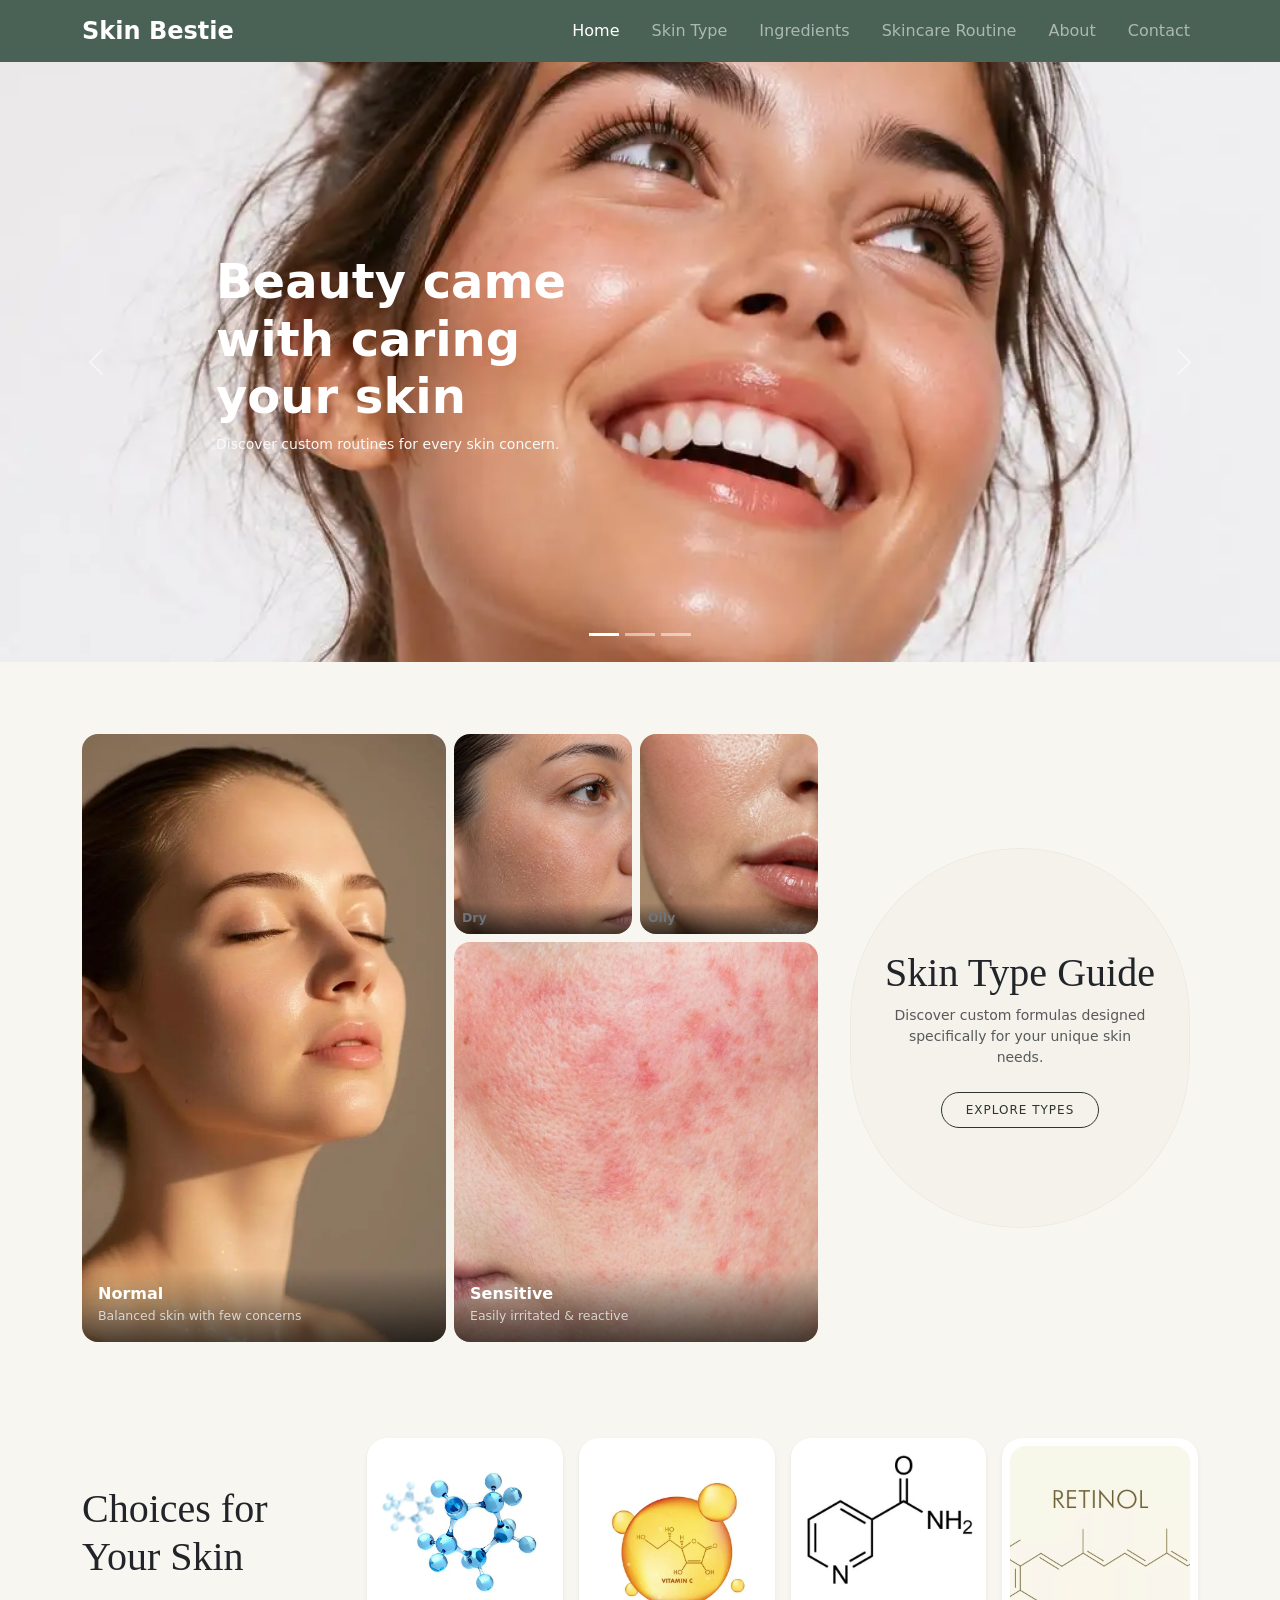
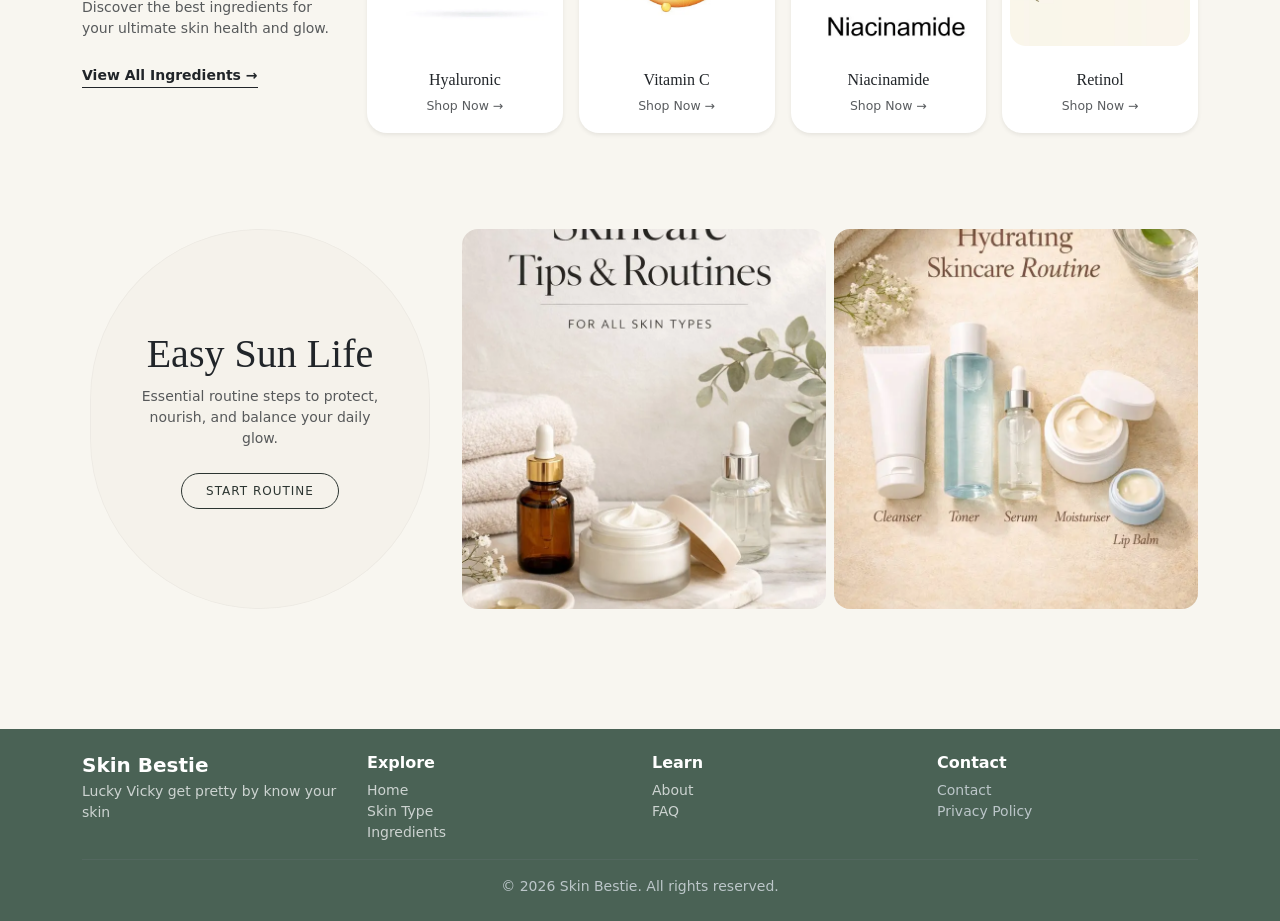
<file: index.html>
<!DOCTYPE html>
<html lang="en">
<head>
    <meta charset="UTF-8">
    <meta name="viewport" content="width=device-width, initial-scale=1.0">
    <title>Skin Bestie - Homepage</title>
    <link href="https://cdn.jsdelivr.net/npm/bootstrap@5.3.2/dist/css/bootstrap.min.css" rel="stylesheet">
    <link rel="stylesheet" href="asset/css/global.css">
    <link rel="stylesheet" href="asset/css/home.css">

</head>
<body class="d-flex flex-column min-vh-100">

    <!-- Navbar -->
    <nav class="navbar navbar-expand-lg navbar-dark navbar-sage sticky-top">
        <div class="container">
            <a class="navbar-brand fw-bold fs-4" href="index.html">Skin Bestie</a>
            <button class="navbar-toggler" type="button" data-bs-toggle="collapse" data-bs-target="#navbarNav">
                <span class="navbar-toggler-icon"></span>
            </button>
            <div class="collapse navbar-collapse" id="navbarNav">
                <ul class="navbar-nav ms-auto gap-3">
                    <li class="nav-item"><a class="nav-link active" href="index.html">Home</a></li>
                    <li class="nav-item"><a class="nav-link" href="page/skin-types.html">Skin Type</a></li>
                    <li class="nav-item"><a class="nav-link" href="page/ingredients.html">Ingredients</a></li>
                    <li class="nav-item"><a class="nav-link" href="page/skincare-routine.html">Skincare Routine</a></li>
                    <li class="nav-item"><a class="nav-link" href="page/about.html">About</a></li>
                    <li class="nav-item"><a class="nav-link" href="page/contact.html">Contact</a></li>
                </ul>
            </div>
        </div>
    </nav>

   <!-- Increased Height Hero Slider (3 Slides) -->
<header id="heroCarousel" class="carousel slide" data-bs-ride="carousel">
    <div class="carousel-indicators mb-3">
        <button type="button" data-bs-target="#heroCarousel" data-bs-slide-to="0" class="active" aria-current="true"></button>
        <button type="button" data-bs-target="#heroCarousel" data-bs-slide-to="1"></button>
        <button type="button" data-bs-target="#heroCarousel" data-bs-slide-to="2"></button>
    </div>
    
    <div class="carousel-inner">
        <!-- Slide 1 -->
        <div class="carousel-item active position-relative" style="height: 600px;">
            <img src="asset/image/banner1.webp" class="d-block w-100 h-100 object-fit-cover" style="object-position: center 40%;" alt="Hero Banner 1">
            <div class="carousel-caption d-flex flex-column justify-content-center align-items-start h-100 text-start ps-4 pe-5 top-0 bottom-0" style="max-width: 500px;">
                <h1 class="display-5 fw-bold text-white mb-2">Beauty came with caring your skin</h1>
                <p class="text-light opacity-90 small">Discover custom routines for every skin concern.</p>
            </div>
        </div>

        <!-- Slide 2 -->
        <div class="carousel-item position-relative" style="height: 600px;">
            <img src="asset/image/banner2.webp" class="d-block w-100 h-100 object-fit-cover" style="object-position: center 0%;" alt="Hero Banner 2">
            <div class="carousel-caption d-flex flex-column justify-content-center align-items-start h-100 text-start ps-4 pe-5 top-0 bottom-0" style="max-width: 500px;">
                <h1 class="display-5 fw-bold text-white mb-2">Discover Active Ingredients</h1>
                <p class="text-light opacity-90 small">Formulated with science-backed solutions.</p>
            </div>
        </div>

        <!-- Slide 3 -->
        <div class="carousel-item position-relative" style="height: 600px;">
            <img src="asset/image/banner3.webp" class="d-block w-100 h-100 object-fit-cover" alt="Hero Banner 3">
            <div class="carousel-caption d-flex flex-column justify-content-center align-items-start h-100 text-start ps-4 pe-5 top-0 bottom-0" style="max-width: 500px;">
                <h1 class="display-5 fw-bold text-white mb-2">Your Personal Skin Guide</h1>
                <p class="text-light opacity-90 small">Find your perfect daily match.</p>
            </div>
        </div>
    </div>

    <button class="carousel-control-prev" type="button" data-bs-target="#heroCarousel" data-bs-slide="prev">
        <span class="carousel-control-prev-icon" aria-hidden="true"></span>
        <span class="visually-hidden">Previous</span>
    </button>
    <button class="carousel-control-next" type="button" data-bs-target="#heroCarousel" data-bs-slide="next">
        <span class="carousel-control-next-icon" aria-hidden="true"></span>
        <span class="visually-hidden">Next</span>
    </button>
</header>

    <main class="container my-5 flex-grow-1">

       <!-- Section 1: Discovery Your Skin Type (Equal Hero Cards Layout) -->
<section class="mb-5 py-4">
    <div class="row align-items-center g-4">
        
        <!-- Left Side: Balanced Image Collage Grid -->
        <div class="col-lg-8">
            <div class="row g-2">
                
                <!-- Left Column: Normal Skin (Hero Card) -->
                <div class="col-6">
                    <div class="position-relative h-100 overflow-hidden rounded-4" style="height: 380px;">
                        <img src="asset/image/normal.webp" class="w-100 h-100 object-fit-cover" alt="Normal Skin">
                        <div class="position-absolute bottom-0 start-0 p-3 text-white bg-dark-gradient w-100">
                            <h3 class="h6 fw-bold mb-1">Normal</h3>
                            <p class="extra-small text-light opacity-75 mb-0">Balanced skin with few concerns</p>
                        </div>
                    </div>
                </div>

                <!-- Right Column: Stacked Dry/Oily + Equal Sensitive Hero Card -->
                <div class="col-6">
                    <div class="row g-2">
                        <!-- Top Half: Dry and Oily split evenly -->
                        <div class="col-6">
                            <div class="position-relative overflow-hidden rounded-4" style="height: 200px;">
                                <img src="asset/image/dryskin.webp" class="w-100 h-100 object-fit-cover" alt="Dry Skin">
                                <div class="position-absolute bottom-0 start-0 p-2 text-white bg-dark-gradient w-100">
                                    <h4 class="extra-small fw-bold mb-0">Dry</h4>
                                </div>
                            </div>
                        </div>
                        <div class="col-6">
                            <div class="position-relative overflow-hidden rounded-4" style="height: 200px;">
                                <img src="asset/image/oilyskin.webp" class="w-100 h-100 object-fit-cover" alt="Oily Skin">
                                <div class="position-absolute bottom-0 start-0 p-2 text-white bg-dark-gradient w-100">
                                    <h4 class="extra-small fw-bold mb-0">Oily</h4>
                                </div>
                            </div>
                        </div>

                        <!-- Bottom Half: Sensitive Skin (Made Equal to Normal) -->
                        <div class="col-12">
                            <div class="position-relative overflow-hidden rounded-4" style="height: 400px;">
                                <img src="asset/image/sensitiveskin.webp" class="w-100 h-100 object-fit-cover" alt="Sensitive Skin">
                                <div class="position-absolute bottom-0 start-0 p-3 text-white bg-dark-gradient w-100">
                                    <h3 class="h6 fw-bold mb-1">Sensitive</h3>
                                    <p class="extra-small text-light opacity-75 mb-0">Easily irritated & reactive</p>
                                </div>
                            </div>
                        </div>
                    </div>
                </div>

            </div>
        </div>

        <!-- Right Side: Oval Pill Callout Badge -->
        <div class="col-lg-4 text-center">
            <div class="oval-callout-card d-flex flex-column justify-content-center align-items-center p-4 mx-auto">
                <h2 class="display-6 fw-normal text-dark mb-2" style="font-family: 'Georgia', serif;">Skin Type Guide</h2>
                <p class="text-muted small mb-4 px-3">Discover custom formulas designed specifically for your unique skin needs.</p>
                <a href="page/skin-types.html" class="btn btn-outline-dark rounded-pill px-4 py-2 text-uppercase extra-small tracking-wide">
                    Explore Types
                </a>
            </div>
        </div>

    </div>
</section>
<!-- Section 2: Ingredients Showcase (Designed like Shop by Category) -->
<section class="mb-5 py-4">
    <div class="row align-items-center g-4">
        
        <!-- Left Text Column -->
        <div class="col-lg-3 col-md-12 text-center text-lg-start mb-4 mb-lg-0">
            <h2 class="display-6 fw-normal text-dark mb-3" style="font-family: 'Georgia', serif;">Choices for Your Skin</h2>
            <p class="text-muted small mb-4">Discover the best ingredients for your ultimate skin health and glow.</p>
            <a href="page/ingredients.html" class="text-dark fw-semibold text-decoration-none border-bottom border-dark pb-1 small">
                View All Ingredients &rarr;
            </a>
        </div>

        <!-- Right Cards Grid (4 Rounded Cards) -->
        <div class="col-lg-9 col-md-12">
            <div class="row g-3 row-cols-2 row-cols-sm-2 row-cols-md-4">
                
                <!-- Card 1: Hyaluronic Acid -->
                <div class="col">
                    <a href="page/ingredients.html" class="text-decoration-none">
                        <div class="card border-0 bg-white shadow-sm h-100 overflow-hidden text-center category-card">
                            <div class="p-2">
                                <img src="asset/image/hyaluronicacid.webp" class="card-img-top rounded-4" alt="Hyaluronic Acid" style="height: 200px; object-fit: cover;">
                            </div>
                            <div class="card-body py-3 px-2">
                                <h3 class="h6 fw-normal text-dark mb-1" style="font-family: 'Georgia', serif;">Hyaluronic</h3>
                                <span class="text-muted extra-small">Shop Now &rarr;</span>
                            </div>
                        </div>
                    </a>
                </div>

                <!-- Card 2: Vitamin C -->
                <div class="col">
                    <a href="page/ingredients.html" class="text-decoration-none">
                        <div class="card border-0 bg-white shadow-sm h-100 overflow-hidden text-center category-card">
                            <div class="p-2">
                                <img src="asset/image/vitaminc.webp" class="card-img-top rounded-4" alt="Vitamin C" style="height: 200px; object-fit: cover;">
                            </div>
                            <div class="card-body py-3 px-2">
                                <h3 class="h6 fw-normal text-dark mb-1" style="font-family: 'Georgia', serif;">Vitamin C</h3>
                                <span class="text-muted extra-small">Shop Now &rarr;</span>
                            </div>
                        </div>
                    </a>
                </div>

                <!-- Card 3: Niacinamide -->
                <div class="col">
                    <a href="page/ingredients.html" class="text-decoration-none">
                        <div class="card border-0 bg-white shadow-sm h-100 overflow-hidden text-center category-card">
                            <div class="p-2">
                                <img src="asset/image/niacinamide.webp" class="card-img-top rounded-4" alt="Niacinamide" style="height: 200px; object-fit: cover;">
                            </div>
                            <div class="card-body py-3 px-2">
                                <h3 class="h6 fw-normal text-dark mb-1" style="font-family: 'Georgia', serif;">Niacinamide</h3>
                                <span class="text-muted extra-small">Shop Now &rarr;</span>
                            </div>
                        </div>
                    </a>
                </div>

                <!-- Card 4: Retinol -->
                <div class="col">
                    <a href="page/ingredients.html" class="text-decoration-none">
                        <div class="card border-0 bg-white shadow-sm h-100 overflow-hidden text-center category-card">
                            <div class="p-2">
                                <img src="asset/image/retinal.webp" class="card-img-top rounded-4" alt="Retinol" style="height: 200px; object-fit: cover;">
                            </div>
                            <div class="card-body py-3 px-2">
                                <h3 class="h6 fw-normal text-dark mb-1" style="font-family: 'Georgia', serif;">Retinol</h3>
                                <span class="text-muted extra-small">Shop Now &rarr;</span>
                            </div>
                        </div>
                    </a>
                </div>

            </div>
        </div>

    </div>
</section>

        <!-- Section 3: Routine Guidance (Matching Photo 2 Layout) -->
<section class="mb-5 py-4">
    <div class="row align-items-center g-4">
        
        <!-- Left Side: Oval Callout Badge (Reversed Position) -->
        <div class="col-lg-4 text-center order-2 order-lg-1">
            <div class="oval-callout-card d-flex flex-column justify-content-center align-items-center p-4 mx-auto">
                <h2 class="display-6 fw-normal text-dark mb-2" style="font-family: 'Georgia', serif;">Easy Sun Life</h2>
                <p class="text-muted small mb-4 px-3">Essential routine steps to protect, nourish, and balance your daily glow.</p>
                <a href="page/skincare-routine.html" class="btn btn-outline-dark rounded-pill px-4 py-2 text-uppercase extra-small tracking-wide">
                    Start Routine
                </a>
            </div>
        </div>

        <!-- Right Side: 2-Column Photo Collage -->
        <div class="col-lg-8 order-1 order-lg-2">
            <div class="row g-2">
                <div class="col-6">
                    <div class="overflow-hidden rounded-4" style="height: 380px;">
                        <img src="asset/image/routinetrip1.webp" class="w-100 h-100 object-fit-cover" alt="Sun Protection Products">
                    </div>
                </div>
                <div class="col-6">
                    <div class="overflow-hidden rounded-4" style="height: 380px;">
                        <img src="asset/image/rountinetrip2.webp" class="w-100 h-100 object-fit-cover" alt="Glowing Skin Care Routine">
                    </div>
                </div>
            </div>
        </div>

    </div>
</section>
    </main>

    <!-- Footer -->
    <footer class="footer-sage py-4 mt-auto" style="background-color: #4a6255; color: #e2e8f0;">
        <div class="container">
            <div class="row gy-3">
                <div class="col-md-3">
                    <h5 class="fw-bold text-white mb-1">Skin Bestie</h5>
                    <p class="small mb-0 text-light opacity-75">Lucky Vicky get pretty by know your skin</p>
                </div>
                <div class="col-md-3">
                    <h6 class="fw-bold text-white">Explore</h6>
                    <ul class="list-unstyled small mb-0">
                        <li><a href="index.html" class="text-light text-decoration-none opacity-75">Home</a></li>
                        <li><a href="page/skin-types.html" class="text-light text-decoration-none opacity-75">Skin Type</a></li>
                        <li><a href="page/ingredients.html" class="text-light text-decoration-none opacity-75">Ingredients</a></li>
                    </ul>
                </div>
                <div class="col-md-3">
                    <h6 class="fw-bold text-white">Learn</h6>
                    <ul class="list-unstyled small mb-0">
                        <li><a href="page/about.html" class="text-light text-decoration-none opacity-75">About</a></li>
                        <li><a href="page/contact.html" class="text-light text-decoration-none opacity-75">FAQ</a></li>
                    </ul>
                </div>
                <div class="col-md-3">
                    <h6 class="fw-bold text-white">Contact</h6>
                    <p class="small mb-0 opacity-75">Contact</p>
                    <p class="small mb-0 opacity-75">Privacy Policy</p>
                </div>
            </div>
            <hr class="border-secondary my-3 opacity-25">
            <p class="text-center small mb-0 opacity-75">&copy; 2026 Skin Bestie. All rights reserved.</p>
        </div>
    </footer>

    <script src="https://cdn.jsdelivr.net/npm/bootstrap@5.3.2/dist/js/bootstrap.bundle.min.js"></script>
</body>
</html>
</file>
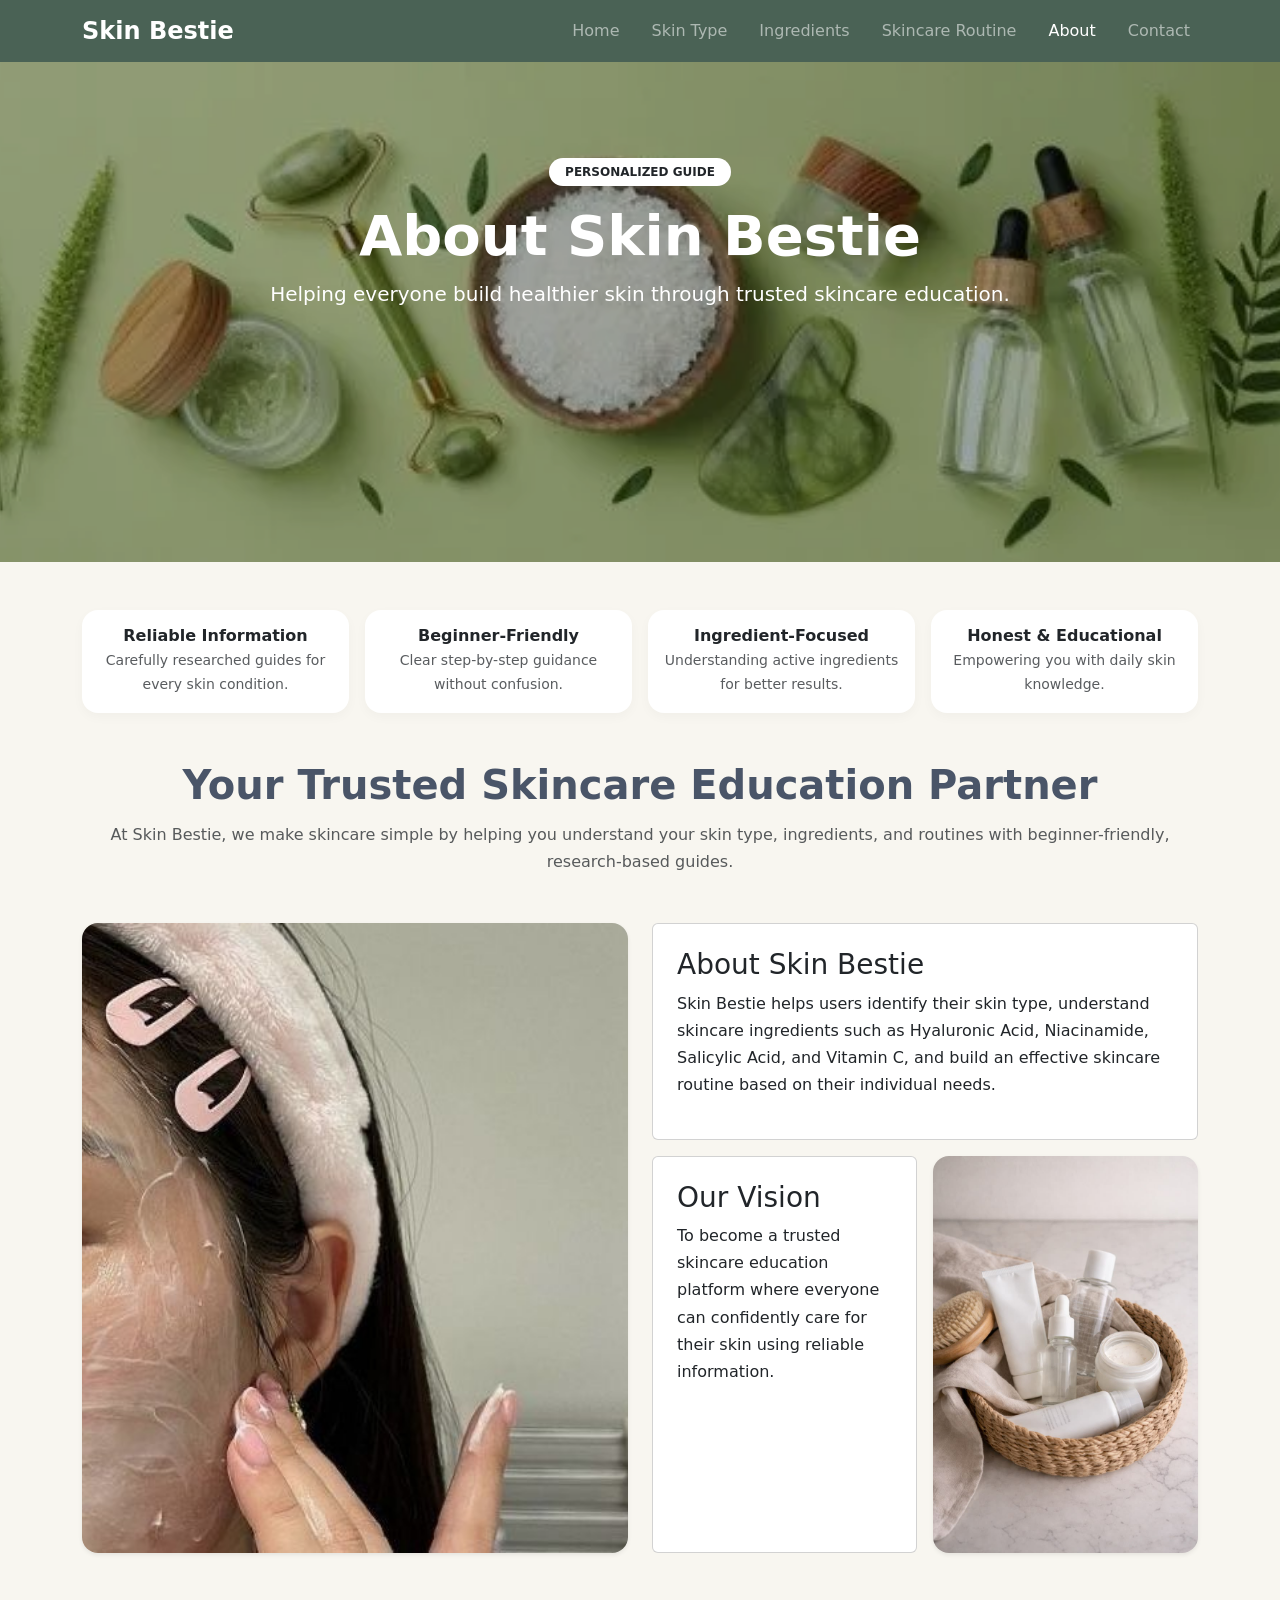
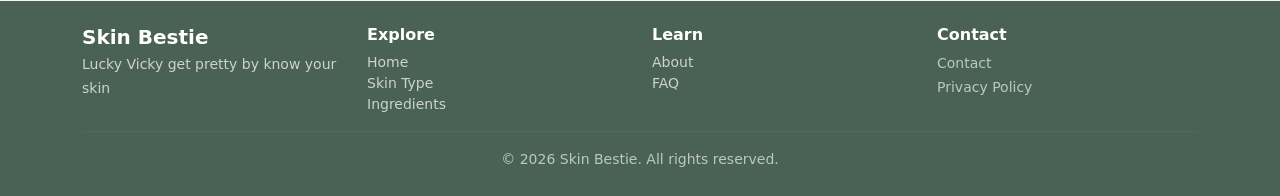
<file: page/about.html>
<!DOCTYPE html>
<html lang="en">

<head>
    <meta charset="UTF-8">
    <meta name="viewport" content="width=device-width, initial-scale=1.0">
    <title>About Skin Bestie | Learn About Our Skincare Education Mission</title>
    <meta name="description"
        content="Learn about Skin Bestie, a skincare education website that helps you understand your skin type, ingredients, and skincare routine.">
    <meta name="keywords" content="Skin Bestie, skincare, skin type, ingredients, skincare routine">
    <meta name="author" content="Skin Bestie">
    <meta name="robots" content="index,follow">
    <link rel="canonical" href="https://yourdomain.com/page/about.html">
    <meta property="og:type" content="website">
    <meta property="og:title" content="About Skin Bestie">
    <meta property="og:description" content="Learn about Skin Bestie's mission and skincare education.">
    <meta property="og:image" content="https://yourdomain.com/asset/image/aboutusbanner.webp">
    <meta property="og:url" content="https://yourdomain.com/page/about.html">
    <meta name="twitter:card" content="summary_large_image">
    <link href="https://cdn.jsdelivr.net/npm/bootstrap@5.3.2/dist/css/bootstrap.min.css" rel="stylesheet">
    <link rel="stylesheet" href="../asset/css/global.css">
    <link rel="stylesheet" href="../asset/css/about.css">
    <script type="application/ld+json">
{"@context":"https://schema.org","@type":"Organization","name":"Skin Bestie","url":"https://yourdomain.com","description":"Skincare education platform helping users understand skin types, ingredients and routines."}
</script>
</head>

<body class="d-flex flex-column min-vh-100">
    
    <!-- Navbar -->
    <nav class="navbar navbar-expand-lg navbar-dark navbar-sage sticky-top">
        <div class="container">
            <a class="navbar-brand fw-bold fs-4" href="index.html">Skin Bestie</a>
            <button class="navbar-toggler" type="button" data-bs-toggle="collapse" data-bs-target="#navbarNav">
                <span class="navbar-toggler-icon"></span>
            </button>
            <div class="collapse navbar-collapse" id="navbarNav">
                <ul class="navbar-nav ms-auto gap-3">
                    <li class="nav-item"><a class="nav-link" href="../index.html">Home</a></li>
                    <li class="nav-item"><a class="nav-link" href="../page/skin-types.html">Skin Type</a></li>
                    <li class="nav-item"><a class="nav-link" href="../page/ingredients.html">Ingredients</a></li>
                    <li class="nav-item"><a class="nav-link" href="../page/skincare-routine.html">Skincare Routine</a></li>
                    <li class="nav-item"><a class="nav-link active" href="../page/about.html">About</a></li>
                    <li class="nav-item"><a class="nav-link " href="../page/contact.html">Contact</a></li>
                </ul>
            </div>
        </div>
    </nav>

    <header class="position-relative py-5 text-center text-white" style="min-height:500px;">
        <img src="../asset/image/aboutusbanner.webp"
            class="w-100 h-100 position-absolute top-0 start-0 object-fit-cover"
            alt="About Skin Bestie skincare education banner" loading="eager">
        <div class="position-absolute top-0 start-0 w-100 h-100" style="background:rgba(0,0,0,.35)"></div>
        <div
            class="container h-100 d-flex flex-column justify-content-center align-items-center position-relative z-1 py-5">
            <span class="badge rounded-pill bg-white text-dark text-uppercase px-3 py-2 mb-3">Personalized Guide</span>
            <h1 class="display-4 fw-bold">About Skin Bestie</h1>
            <p class="lead">Helping everyone build healthier skin through trusted skincare education.</p>
        </div>
    </header>

    <main class="container my-5 flex-grow-1">
        <div class="row g-3 mb-5">
            <div class="col-6 col-md-3">
                <div class="card card-custom p-3 text-center h-100">
                    <h3 class="h6 fw-bold mb-1">Reliable Information</h3>
                    <p class="small text-muted mb-0">Carefully researched guides for every skin condition.</p>
                </div>
            </div>
            <div class="col-6 col-md-3">
                <div class="card card-custom p-3 text-center h-100">
                    <h3 class="h6 fw-bold mb-1">Beginner-Friendly</h3>
                    <p class="small text-muted mb-0">Clear step-by-step guidance without confusion.</p>
                </div>
            </div>
            <div class="col-6 col-md-3">
                <div class="card card-custom p-3 text-center h-100">
                    <h3 class="h6 fw-bold mb-1">Ingredient-Focused</h3>
                    <p class="small text-muted mb-0">Understanding active ingredients for better results.</p>
                </div>
            </div>
            <div class="col-6 col-md-3">
                <div class="card card-custom p-3 text-center h-100">
                    <h3 class="h6 fw-bold mb-1">Honest & Educational</h3>
                    <p class="small text-muted mb-0">Empowering you with daily skin knowledge.</p>
                </div>
            </div>
        </div>
        <section class="text-center mb-5">
            <h2 class="display-6 fw-bold">Your Trusted Skincare Education Partner</h2>
            <p class="text-muted">At Skin Bestie, we make skincare simple by helping you understand your skin type,
                ingredients, and routines with beginner-friendly, research-based guides.</p>
        </section>

        <section class="row g-4 align-items-stretch">
            <div class="col-md-6">
                <img src="../asset/image/selfcare.jpg"
                    class="img-fluid rounded-4 shadow-sm w-100 h-100 object-fit-cover"
                    alt="Woman following a healthy skincare routine" loading="lazy">
            </div>
            <div class="col-md-6">
                <div class="card p-4 mb-3">
                    <h3>About Skin Bestie</h3>
                    <p>Skin Bestie helps users identify their skin type, understand skincare ingredients such as
                        Hyaluronic Acid, Niacinamide, Salicylic Acid, and Vitamin C, and build an effective skincare
                        routine based on their individual needs.</p>
                </div>
                <div class="row g-3">
                    <div class="col-md-6">
                        <div class="card p-4 h-100">
                            <h3>Our Vision</h3>
                            <p>To become a trusted skincare education platform where everyone can confidently care for
                                their skin using reliable information.</p>
                        </div>
                    </div>
                    <div class="col-md-6">
                        <img src="../asset/image/selfcare2.jpg"
                            class="img-fluid rounded-4 shadow-sm w-100 h-100 object-fit-cover"
                            alt="Natural skincare products and self-care essentials" loading="lazy">
                    </div>
                </div>
            </div>
        </section>
    </main>

    <!-- Footer -->
    <footer class="footer-sage py-4 mt-auto" style="background-color: #4a6255; color: #e2e8f0;">
        <div class="container">
            <div class="row gy-3">
                <div class="col-md-3">
                    <h5 class="fw-bold text-white mb-1">Skin Bestie</h5>
                    <p class="small mb-0 text-light opacity-75">Lucky Vicky get pretty by know your skin</p>
                </div>
                <div class="col-md-3">
                    <h6 class="fw-bold text-white">Explore</h6>
                    <ul class="list-unstyled small mb-0">
                        <li><a href="index.html" class="text-light text-decoration-none opacity-75">Home</a></li>
                        <li><a href="page/skin-types.html" class="text-light text-decoration-none opacity-75">Skin
                                Type</a></li>
                        <li><a href="page/ingredients.html"
                                class="text-light text-decoration-none opacity-75">Ingredients</a></li>
                    </ul>
                </div>
                <div class="col-md-3">
                    <h6 class="fw-bold text-white">Learn</h6>
                    <ul class="list-unstyled small mb-0">
                        <li><a href="page/about.html" class="text-light text-decoration-none opacity-75">About</a></li>
                        <li><a href="page/contact.html" class="text-light text-decoration-none opacity-75">FAQ</a></li>
                    </ul>
                </div>
                <div class="col-md-3">
                    <h6 class="fw-bold text-white">Contact</h6>
                    <p class="small mb-0 opacity-75">Contact</p>
                    <p class="small mb-0 opacity-75">Privacy Policy</p>
                </div>
            </div>
            <hr class="border-secondary my-3 opacity-25">
            <p class="text-center small mb-0 opacity-75">&copy; 2026 Skin Bestie. All rights reserved.</p>
        </div>
    </footer>

    <script src="https://cdn.jsdelivr.net/npm/bootstrap@5.3.2/dist/js/bootstrap.bundle.min.js"></script>
</body>

</html>
</file>
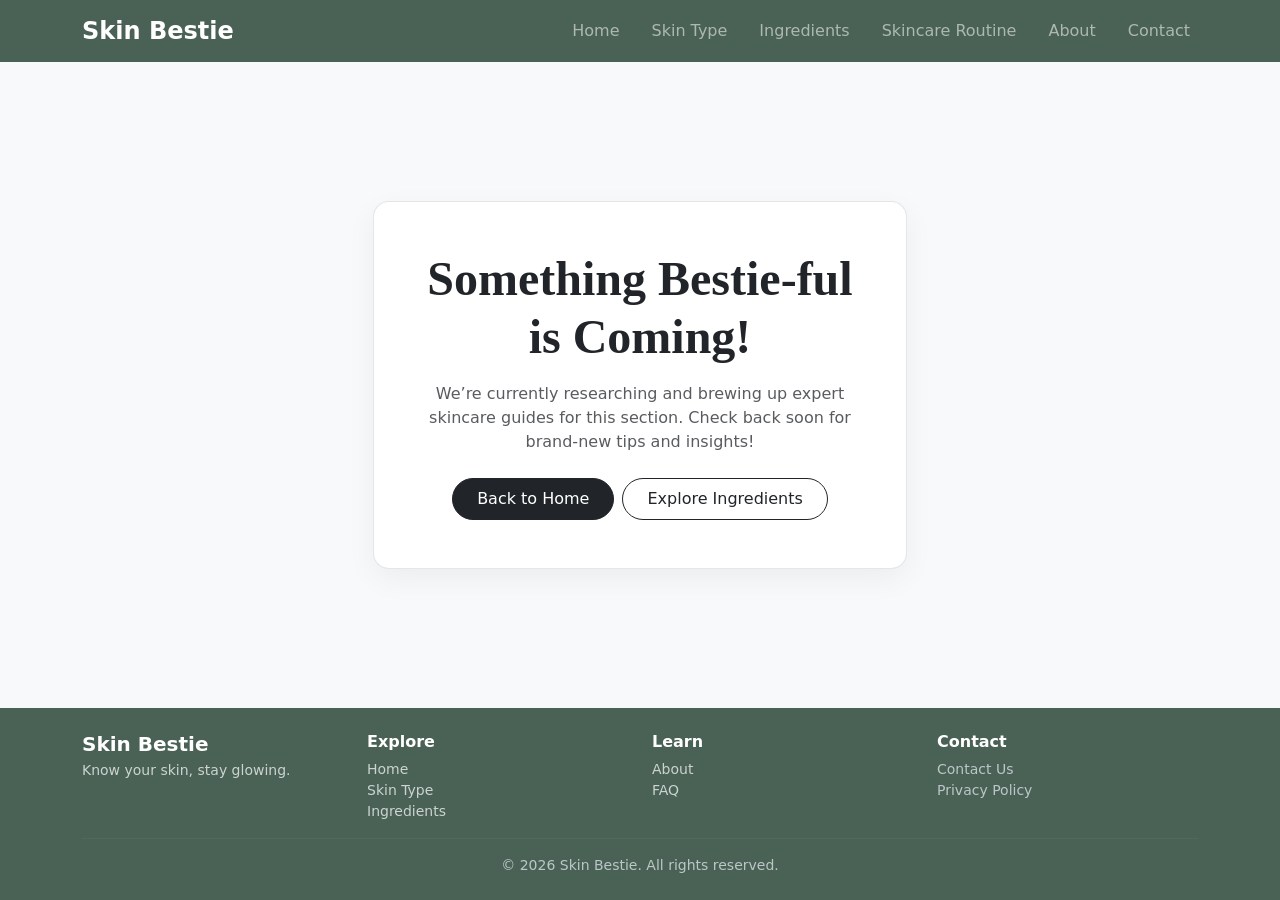
<file: page/coming-soon.html>
<!DOCTYPE html>
<html lang="en">

<head>
    <meta charset="UTF-8">
    <meta name="viewport" content="width=device-width, initial-scale=1.0">
    <title>Coming Soon - Skin Bestie</title>
    <link href="https://cdn.jsdelivr.net/npm/bootstrap@5.3.2/dist/css/bootstrap.min.css" rel="stylesheet">
    <link rel="stylesheet" href="../asset/css/global.css">
    <style>
        .bg-sage {
            background-color: #4a6255;
        }
        .text-sage {
            color: #4a6255;
        }
        .coming-soon-card {
            background-color: #ffffff;
            border-radius: 1rem;
            box-shadow: 0 10px 30px rgba(0, 0, 0, 0.05);
            border: 1px solid rgba(74, 98, 85, 0.15);
        }
    </style>
</head>

<body class="d-flex flex-column min-vh-100 bg-light">

    <!-- Navbar -->
    <nav class="navbar navbar-expand-lg navbar-dark bg-sage sticky-top">
        <div class="container">
            <a class="navbar-brand fw-bold fs-4" href="../index.html">Skin Bestie</a>
            <button class="navbar-toggler" type="button" data-bs-toggle="collapse" data-bs-target="#navbarNav">
                <span class="navbar-toggler-icon"></span>
            </button>
            <div class="collapse navbar-collapse" id="navbarNav">
                <ul class="navbar-nav ms-auto gap-3">
                    <li class="nav-item"><a class="nav-link" href="../index.html">Home</a></li>
                    <li class="nav-item"><a class="nav-link" href="skin-types.html">Skin Type</a></li>
                    <li class="nav-item"><a class="nav-link" href="ingredients.html">Ingredients</a></li>
                    <li class="nav-item"><a class="nav-link" href="skincare-routine.html">Skincare Routine</a></li>
                    <li class="nav-item"><a class="nav-link" href="about.html">About</a></li>
                    <li class="nav-item"><a class="nav-link" href="contact.html">Contact</a></li>
                </ul>
            </div>
        </div>
    </nav>

    <!-- Main Content Area -->
    <main class="container my-auto py-5 flex-grow-1 d-flex align-items-center justify-content-center">
        <div class="row w-100 justify-content-center">
            <div class="col-12 col-md-8 col-lg-6 text-center">
                <div class="coming-soon-card p-4 p-md-5">
                
                    <!-- Main Title -->
                    <h1 class="display-5 fw-bold text-dark mb-3" style="font-family: 'Georgia', serif;">
                        Something Bestie-ful is Coming! 
                    </h1>

                    <!-- Message -->
                    <p class="text-muted lead fs-6 mb-4">
                        We’re currently researching and brewing up expert skincare guides for this section. Check back soon for brand-new tips and insights!
                    </p>

                    <!-- CTA Buttons -->
                    <div class="d-flex flex-column flex-sm-row gap-2 justify-content-center">
                        <a href="../index.html" class="btn btn-dark px-4 py-2 rounded-pill">
                            Back to Home
                        </a>
                        <a href="ingredients.html" class="btn btn-outline-dark px-4 py-2 rounded-pill">
                            Explore Ingredients
                        </a>
                    </div>

                </div>
            </div>
        </div>
    </main>

    <!-- Footer -->
    <footer class="footer-sage py-4 mt-auto" style="background-color: #4a6255; color: #e2e8f0;">
        <div class="container">
            <div class="row gy-3">
                <div class="col-md-3">
                    <h5 class="fw-bold text-white mb-1">Skin Bestie</h5>
                    <p class="small mb-0 text-light opacity-75">Know your skin, stay glowing.</p>
                </div>
                <div class="col-md-3">
                    <h6 class="fw-bold text-white">Explore</h6>
                    <ul class="list-unstyled small mb-0">
                        <li><a href="../index.html" class="text-light text-decoration-none opacity-75">Home</a></li>
                        <li><a href="skin-types.html" class="text-light text-decoration-none opacity-75">Skin Type</a></li>
                        <li><a href="ingredients.html" class="text-light text-decoration-none opacity-75">Ingredients</a></li>
                    </ul>
                </div>
                <div class="col-md-3">
                    <h6 class="fw-bold text-white">Learn</h6>
                    <ul class="list-unstyled small mb-0">
                        <li><a href="about.html" class="text-light text-decoration-none opacity-75">About</a></li>
                        <li><a href="contact.html" class="text-light text-decoration-none opacity-75">FAQ</a></li>
                    </ul>
                </div>
                <div class="col-md-3">
                    <h6 class="fw-bold text-white">Contact</h6>
                    <p class="small mb-0 opacity-75">Contact Us</p>
                    <p class="small mb-0 opacity-75">Privacy Policy</p>
                </div>
            </div>
            <hr class="border-secondary my-3 opacity-25">
            <p class="text-center small mb-0 opacity-75">&copy; 2026 Skin Bestie. All rights reserved.</p>
        </div>
    </footer>

    <script src="https://cdn.jsdelivr.net/npm/bootstrap@5.3.2/dist/js/bootstrap.bundle.min.js"></script>
</body>

</html>
</file>
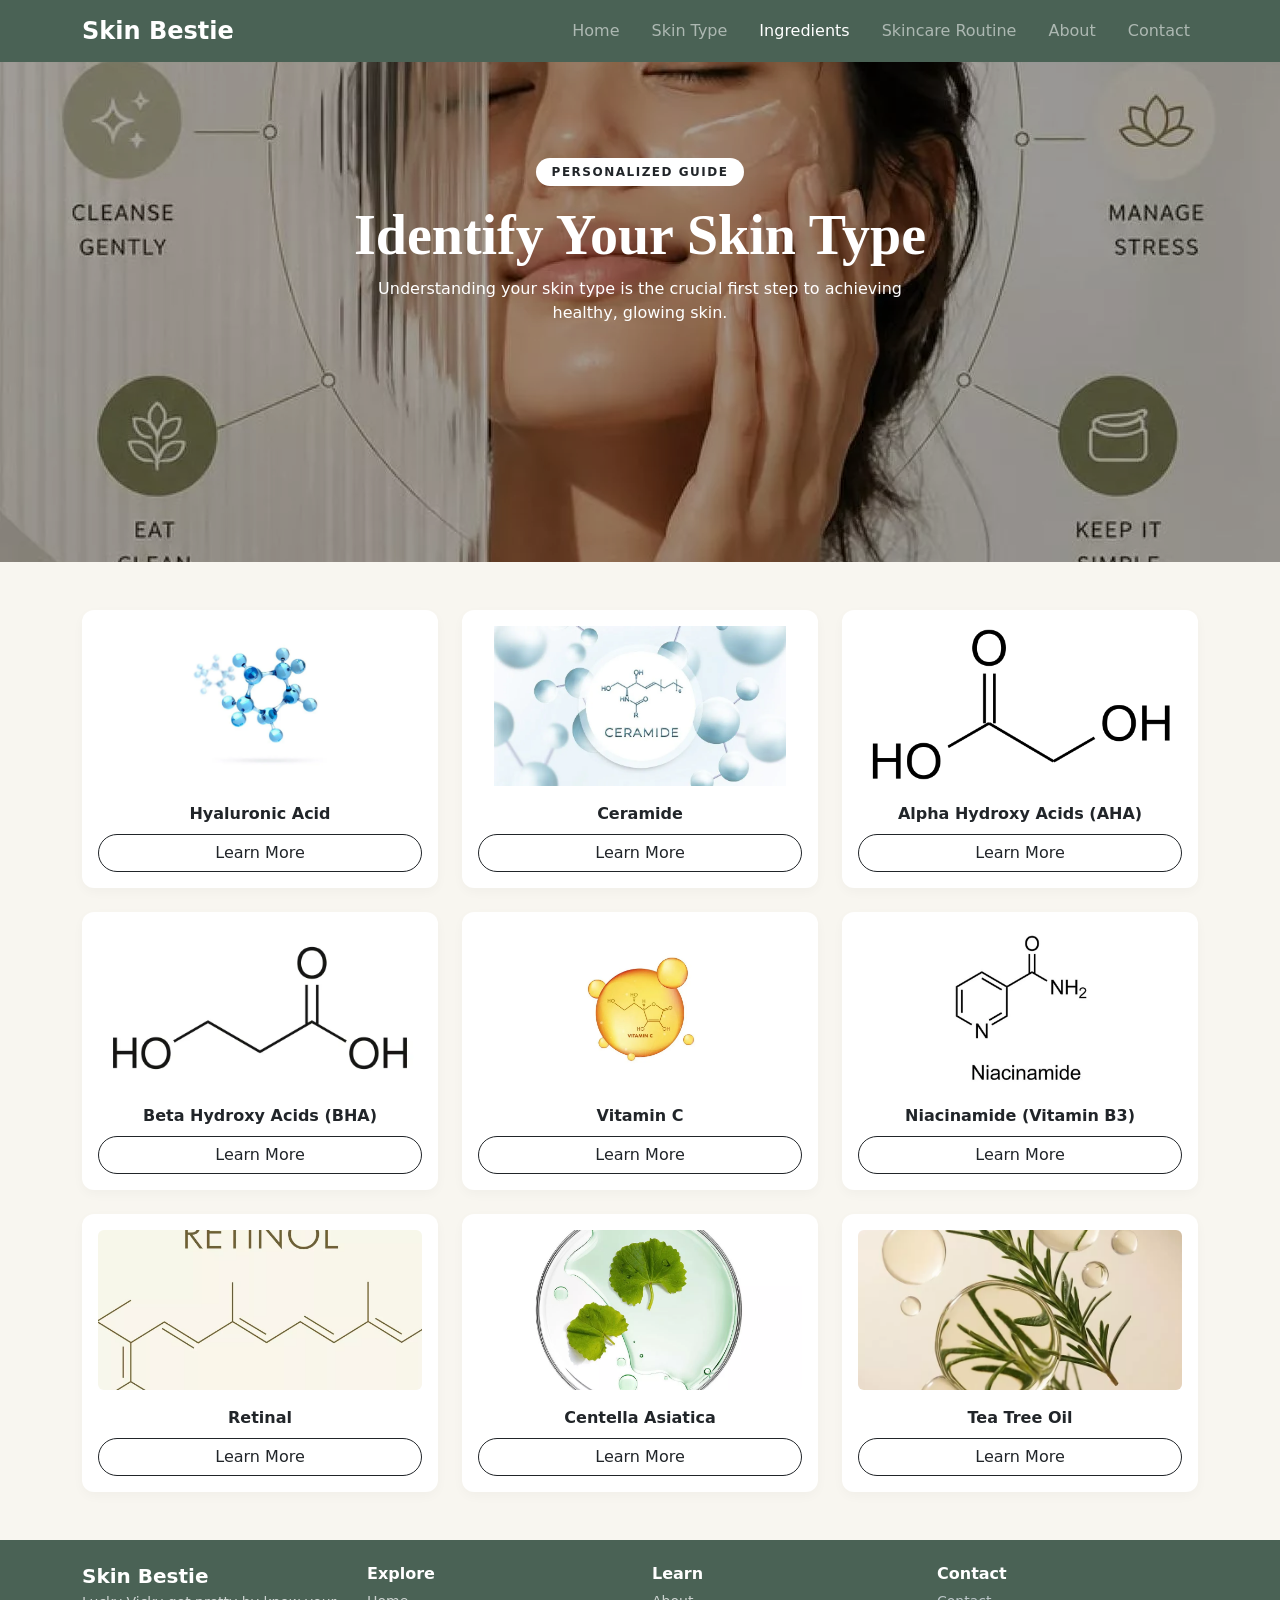
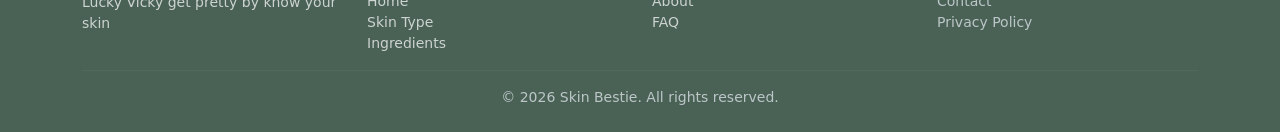
<file: page/ingredients.html>
<!DOCTYPE html>
<html lang="en">

<head>
    <meta charset="UTF-8">
    <meta name="viewport" content="width=device-width, initial-scale=1.0">
    <title>Ingredients - Skin Bestie</title>
    <link href="https://cdn.jsdelivr.net/npm/bootstrap@5.3.2/dist/css/bootstrap.min.css" rel="stylesheet">
    <link rel="stylesheet" href="../asset/css/global.css">
    <link rel="stylesheet" href="../asset/css/ingredient.css">
</head>

<body class="d-flex flex-column min-vh-100">
    <!-- Navbar -->
    <nav class="navbar navbar-expand-lg navbar-dark navbar-sage sticky-top">
        <div class="container">
            <a class="navbar-brand fw-bold fs-4" href="index.html">Skin Bestie</a>
            <button class="navbar-toggler" type="button" data-bs-toggle="collapse" data-bs-target="#navbarNav">
                <span class="navbar-toggler-icon"></span>
            </button>
            <div class="collapse navbar-collapse" id="navbarNav">
                <ul class="navbar-nav ms-auto gap-3">
                    <li class="nav-item"><a class="nav-link" href="../index.html">Home</a></li>
                    <li class="nav-item"><a class="nav-link" href="../page/skin-types.html">Skin Type</a></li>
                    <li class="nav-item"><a class="nav-link active" href="../page/ingredients.html">Ingredients</a></li>
                    <li class="nav-item"><a class="nav-link" href="../page/skincare-routine.html">Skincare Routine</a></li>
                    <li class="nav-item"><a class="nav-link" href="../page/about.html">About</a></li>
                    <li class="nav-item"><a class="nav-link" href="../page/contact.html">Contact</a></li>
                </ul>
            </div>
        </div>
    </nav>


    <!-- Skin Type Image Banner -->
    <header class="position-relative py-5 text-center text-white" style="min-height: 500px;">
        <img src="../asset/image/ingredientbanner.webp"
            class="w-100 h-100 position-absolute top-0 start-0 object-fit-cover" style="object-position: center 10%;"
            alt="Identify your skin type background">

        <!-- Dark Overlay for Readability -->
        <div class="position-absolute top-0 start-0 w-100 h-100" style="background: rgba(0, 0, 0, 0.35);"></div>

        <!-- Banner Text Content -->
        <div
            class="container h-100 d-flex flex-column justify-content-center align-items-center position-relative z-1 py-5">
            <span class="badge rounded-pill bg-white text-dark text-uppercase px-3 py-2 mb-3 extra-small"
                style="letter-spacing: 1.5px;">
                Personalized Guide
            </span>
            <h1 class="display-4 fw-bold mb-2 text-white" style="font-family: 'Georgia', serif;">Identify Your Skin Type
            </h1>
            <p class="lead opacity-90 mb-0 fs-6" style="max-width: 550px;">
                Understanding your skin type is the crucial first step to achieving healthy, glowing skin.
            </p>
        </div>
    </header>

    <!-- 3x3 Ingredient Card Grid -->
    <main class="container my-5 flex-grow-1">
        <div class="row g-4">
            <div class="col-md-4">
                <div class="card card-custom p-3 text-center h-100">
                    <img src="../asset/image/hyaluronicacid.webp" class="img-fluid mb-3 rounded"
                        style="height: 160px; object-fit: contain;" alt="Hyaluronic Acid">
                    <p class="fw-semibold mb-0">Hyaluronic Acid</p>
                    <a href="ingredient-detail.html" class="btn btn-outline-dark mt-2">Learn More</a>
                </div>
            </div>
            <div class="col-md-4">
                <div class="card card-custom p-3 text-center h-100">
                    <img src="../asset/image/ceramide.webp" class="img-fluid mb-3 rounded"
                        style="height: 160px; object-fit: contain;" alt="Ceramide">
                    <p class="fw-semibold mb-0">Ceramide</p>
                    <a href="ceramides.html" class="btn btn-outline-dark mt-2">Learn More</a>
                </div>
            </div>
            <div class="col-md-4">
                <div class="card card-custom p-3 text-center h-100">
                    <img src="../asset/image/alphahydroxy acids (aha).webp" class="img-fluid mb-3 rounded"
                        style="height: 160px; object-fit: contain;" alt="Alpha Hydroxy Acids">
                    <p class="fw-semibold mb-0">Alpha Hydroxy Acids (AHA)</p>
                    <a href="coming-soon.html" class="btn btn-outline-dark mt-2">Learn More</a>
                </div>
            </div>

            <div class="col-md-4">
                <div class="card card-custom p-3 text-center h-100">
                    <img src="../asset/image/betahydroxyacids.webp" class="img-fluid mb-3 rounded"
                        style="height: 160px; object-fit: contain;" alt="Beta Hydroxy Acids">
                    <p class="fw-semibold mb-0">Beta Hydroxy Acids (BHA)</p>
                    <a href="coming-soon.html" class="btn btn-outline-dark mt-2">Learn More</a>
                </div>
            </div>
            <div class="col-md-4">
                <div class="card card-custom p-3 text-center h-100">
                    <img src="../asset/image/vitaminc.webp" class="img-fluid mb-3 rounded"
                        style="height: 160px; object-fit: contain;" alt="Vitamin C">
                    <p class="fw-semibold mb-0">Vitamin C</p>
                    <a href="coming-soon.html" class="btn btn-outline-dark mt-2">Learn More</a>
                </div>
            </div>
            <div class="col-md-4">
                <div class="card card-custom p-3 text-center h-100">
                    <img src="../asset/image/niacinamide.webp" class="img-fluid mb-3 rounded"
                        style="height: 160px; object-fit: contain;" alt="Niacinamide">
                    <p class="fw-semibold mb-0">Niacinamide (Vitamin B3)</p>
                    <a href="coming-soon.html" class="btn btn-outline-dark mt-2">Learn More</a>
                </div>
            </div>

            <div class="col-md-4">
                <div class="card card-custom p-3 text-center h-100">
                    <img src="../asset/image/retinal.webp" class="img-fluid mb-3 rounded"
                        style="height: 160px; object-fit: cover;" alt="Retinal">
                    <p class="fw-semibold mb-0">Retinal</p>
                    <a href="coming-soon.html" class="btn btn-outline-dark mt-2">Learn More</a>
                </div>
            </div>
            <div class="col-md-4">
                <div class="card card-custom p-3 text-center h-100">
                    <img src="../asset/image/centella-asiatica.webp" class="img-fluid mb-3 rounded"
                        style="height: 160px; object-fit: cover;" alt="Centella Asiatica">
                    <p class="fw-semibold mb-0">Centella Asiatica</p>
                    <a href="coming-soon.html" class="btn btn-outline-dark mt-2">Learn More</a>
                </div>
            </div>
            <div class="col-md-4">
                <div class="card card-custom p-3 text-center h-100">
                    <img src="../asset/image/teatreeoil.webp" class="img-fluid mb-3 rounded"
                        style="height: 160px; object-fit: cover;" alt="Tea Tree">
                    <p class="fw-semibold mb-0">Tea Tree Oil</p>
                    <a href="coming-soon.html" class="btn btn-outline-dark mt-2">Learn More</a>
                </div>
            </div>
        </div>
    </main>


    <!-- Footer -->
    <footer class="footer-sage py-4 mt-auto" style="background-color: #4a6255; color: #e2e8f0;">
        <div class="container">
            <div class="row gy-3">
                <div class="col-md-3">
                    <h5 class="fw-bold text-white mb-1">Skin Bestie</h5>
                    <p class="small mb-0 text-light opacity-75">Lucky Vicky get pretty by know your skin</p>
                </div>
                <div class="col-md-3">
                    <h6 class="fw-bold text-white">Explore</h6>
                    <ul class="list-unstyled small mb-0">
                        <li><a href="index.html" class="text-light text-decoration-none opacity-75">Home</a></li>
                        <li><a href="page/skin-types.html" class="text-light text-decoration-none opacity-75">Skin
                                Type</a></li>
                        <li><a href="page/ingredients.html"
                                class="text-light text-decoration-none opacity-75">Ingredients</a></li>
                    </ul>
                </div>
                <div class="col-md-3">
                    <h6 class="fw-bold text-white">Learn</h6>
                    <ul class="list-unstyled small mb-0">
                        <li><a href="page/about.html" class="text-light text-decoration-none opacity-75">About</a></li>
                        <li><a href="page/contact.html" class="text-light text-decoration-none opacity-75">FAQ</a></li>
                    </ul>
                </div>
                <div class="col-md-3">
                    <h6 class="fw-bold text-white">Contact</h6>
                    <p class="small mb-0 opacity-75">Contact</p>
                    <p class="small mb-0 opacity-75">Privacy Policy</p>
                </div>
            </div>
            <hr class="border-secondary my-3 opacity-25">
            <p class="text-center small mb-0 opacity-75">&copy; 2026 Skin Bestie. All rights reserved.</p>
        </div>
    </footer>

    <script src="https://cdn.jsdelivr.net/npm/bootstrap@5.3.2/dist/js/bootstrap.bundle.min.js"></script>
</body>
</html>
</file>
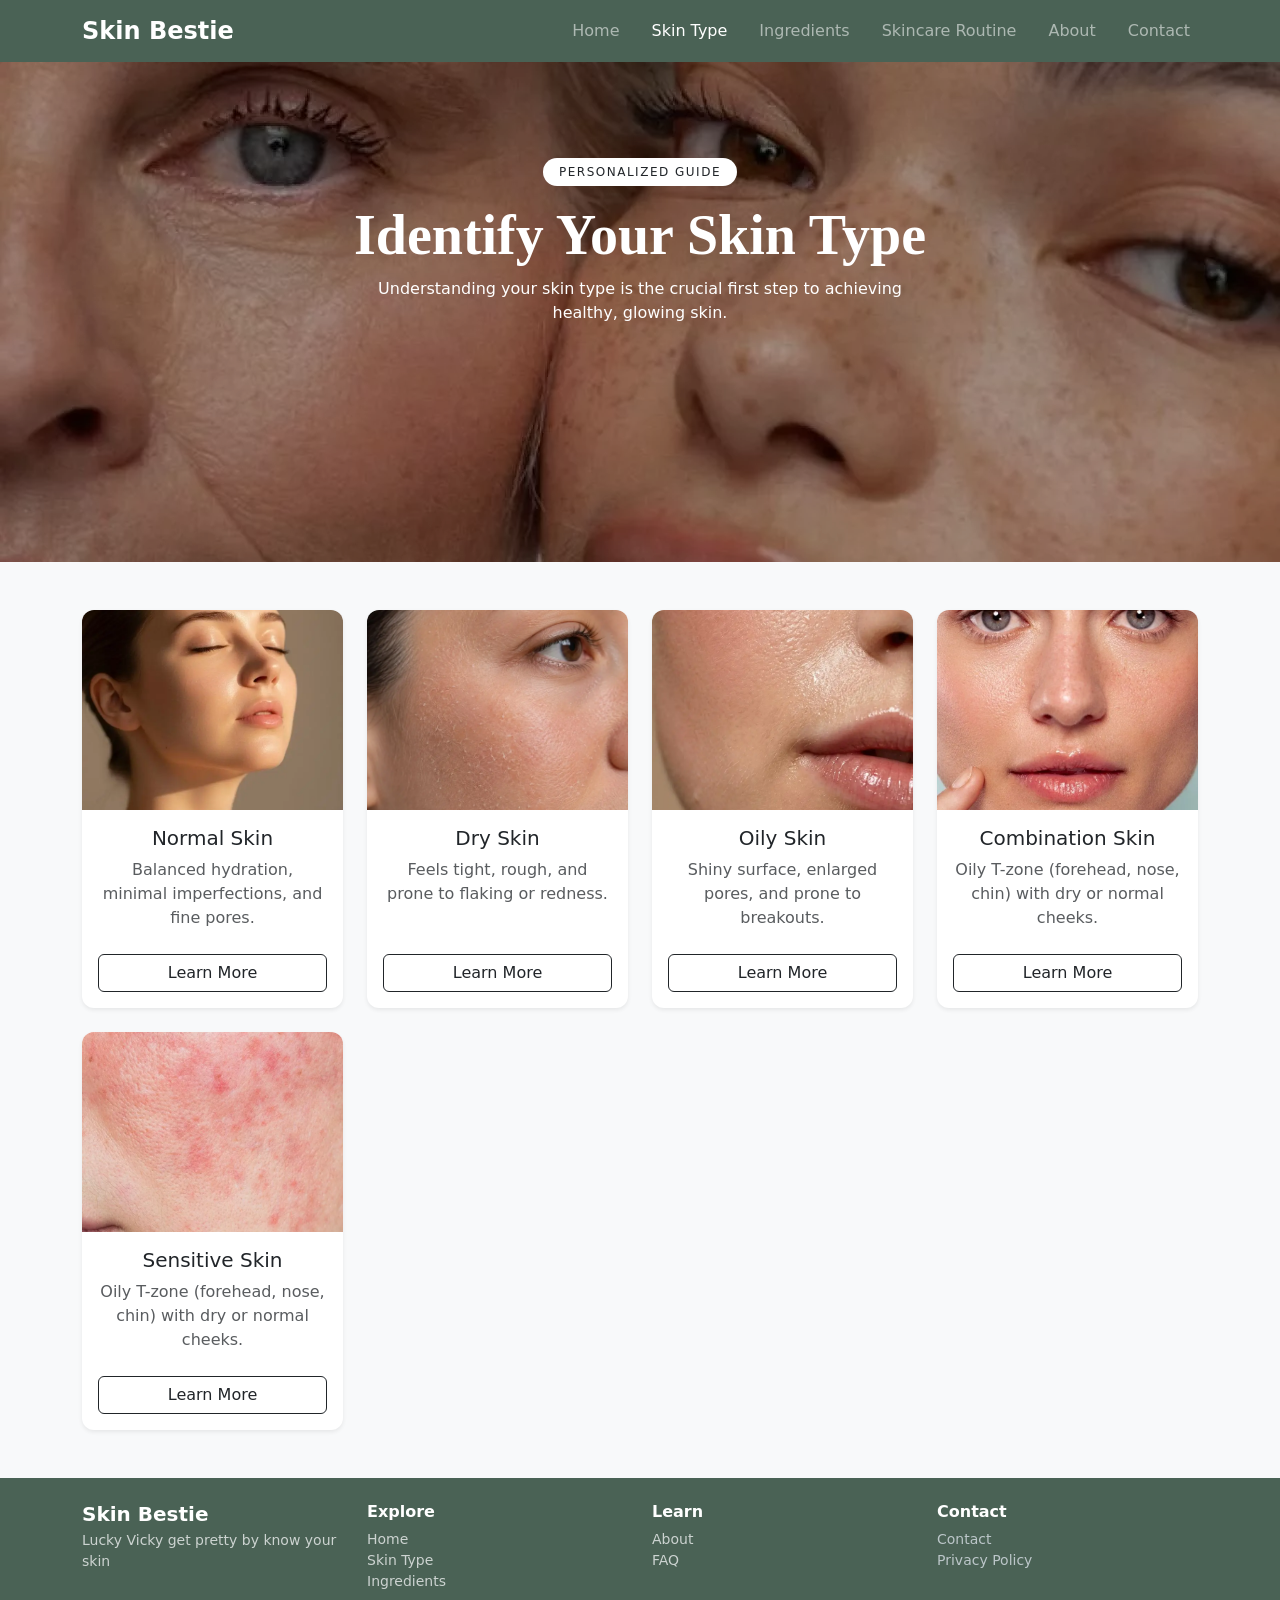
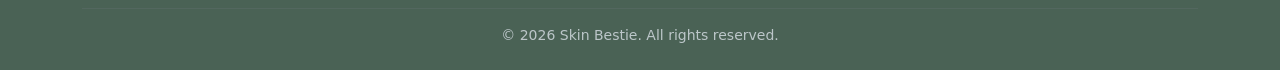
<file: page/skin-types.html>
<!DOCTYPE html>
<html lang="en">

<head>
    <meta charset="UTF-8">
    <meta name="viewport" content="width=device-width, initial-scale=1.0">
    <meta name="robots" content="index, follow">
    <title>Identify Your Skin Type | Normal, Dry, Oily & Combination - Skin Beauty</title>
    <meta name="description"
        content="Learn how to identify whether you have dry, oily, normal, or combination skin to choose the right skincare products for your needs.">
    <meta name="keywords"
        content="skin types, dry skin characteristics, oily skin care, combination skin guide, normal skin">
    <link rel="canonical" href="https://skinbeauty.com/page/skin-types.html">

    <link href="https://cdn.jsdelivr.net/npm/bootstrap@5.3.2/dist/css/bootstrap.min.css" rel="stylesheet">
    <link rel="stylesheet" href="../asset/css/global.css">
    <link rel="stylesheet" href="../asset/css/skintype.css">
    <link rel="stylesheet" href="../asset/css/responvie.css">
</head>

<body class="bg-light">

    <!-- Navbar -->
    <nav class="navbar navbar-expand-lg navbar-dark navbar-sage sticky-top">
        <div class="container">
            <a class="navbar-brand fw-bold fs-4" href="index.html">Skin Bestie</a>
            <button class="navbar-toggler" type="button" data-bs-toggle="collapse" data-bs-target="#navbarNav">
                <span class="navbar-toggler-icon"></span>
            </button>
            <div class="collapse navbar-collapse" id="navbarNav">
                <ul class="navbar-nav ms-auto gap-3">
                    <li class="nav-item"><a class="nav-link" href="../index.html">Home</a></li>
                    <li class="nav-item"><a class="nav-link active" href="../page/skin-types.html">Skin Type</a></li>
                    <li class="nav-item"><a class="nav-link" href="../page/ingredients.html">Ingredients</a></li>
                    <li class="nav-item"><a class="nav-link" href="../page/skincare-routine.html">Skincare Routine</a></li>
                    <li class="nav-item"><a class="nav-link" href="../page/about.html">About</a></li>
                    <li class="nav-item"><a class="nav-link" href="../page/contact.html">Contact</a></li>
                </ul>
            </div>
        </div>
    </nav>

    <!-- Skin Type Image Banner -->

    <header class="position-relative py-5 text-center text-white" style="min-height: 500px;">
        <img src="../asset/image/skintypebanner.webp"
            class="w-100 h-100 position-absolute top-0 start-0 object-fit-cover" style="object-position: center 10%;"
            alt="Identify your skin type background">

        <!-- Dark Overlay for Readability -->
        <div class="position-absolute top-0 start-0 w-100 h-100" style="background: rgba(0, 0, 0, 0.35);"></div>

        <!-- Banner Text Content -->
        <div
            class="container h-100 d-flex flex-column justify-content-center align-items-center position-relative z-1 py-5">
            <span class="badge rounded-pill bg-white text-dark text-uppercase px-3 py-2 mb-3 extra-small"
                style="letter-spacing: 1.5px;">
                Personalized Guide
            </span>
            <h1 class="display-4 fw-bold mb-2 text-white" style="font-family: 'Georgia', serif;">Identify Your Skin Type
            </h1>
            <p class="lead opacity-90 mb-0 fs-6" style="max-width: 550px;">
                Understanding your skin type is the crucial first step to achieving healthy, glowing skin.
            </p>
        </div>
    </header>

    <main class="container my-5">
    

        <div class="row g-4">
            <div class="col-md-6 col-lg-3">
                <article class="card h-100 border-0 shadow-sm text-center">
                    <img src="../asset/image/normal.webp" class="card-img-top" alt="Normal skin type visual guide">
                    <div class="card-body d-flex flex-column">
                        <h2 class="card-title h5">Normal Skin</h2>
                        <p class="card-text text-muted flex-grow-1">Balanced hydration, minimal imperfections, and fine
                            pores.</p>
                        <div class="d-grid g-2 ">
                            <a href="normalskin.html" class="btn btn-outline-dark mt-2">Learn More</a>
                        </div>
                    </div>
                </article>
            </div>
            <div class="col-md-6 col-lg-3">
                <article class="card h-100 border-0 shadow-sm text-center">
                    <img src="../asset/image/dryskin.webp" class="card-img-top"
                        alt="Dry skin type visual guide showing flaking">
                    <div class="card-body d-flex flex-column">
                        <h2 class="card-title h5">Dry Skin</h2>
                        <p class="card-text text-muted flex-grow-1">Feels tight, rough, and prone to flaking or redness.
                        </p>
                        <a href="skin-detail.html" class="btn btn-outline-dark mt-2">Learn More</a>
                    </div>
                </article>
            </div>
            <div class="col-md-6 col-lg-3">
                <article class="card h-100 border-0 shadow-sm text-center">
                    <img src="../asset/image/oilyskin.webp" class="card-img-top"
                        alt="Oily skin visual guide showing enlarged pores">
                    <div class="card-body d-flex flex-column">
                        <h2 class="card-title h5">Oily Skin</h2>
                        <p class="card-text text-muted flex-grow-1">Shiny surface, enlarged pores, and prone to
                            breakouts.</p>
                        <a href="coming-soon.html" class="btn btn-outline-dark mt-2">Learn More</a>
                    </div>
                </article>
            </div>
            <div class="col-md-6 col-lg-3">
                <article class="card h-100 border-0 shadow-sm text-center">
                    <img src="../asset/image/combinationskin.webp" class="card-img-top"
                        alt="Combination skin visual guide">
                    <div class="card-body d-flex flex-column">
                        <h2 class="card-title h5">Combination Skin</h2>
                        <p class="card-text text-muted flex-grow-1">Oily T-zone (forehead, nose, chin) with dry or
                            normal cheeks.</p>
                        <a href="coming-soon.html" class="btn btn-outline-dark mt-2">Learn More</a>

                    </div>

                </article>
            </div>
            <div class="col-md-6 col-lg-3">
                <article class="card h-100 border-0 shadow-sm text-center">
                    <img src="../asset/image/sensitiveskin.webp" class="card-img-top" alt="Sensitive skin visual guide">
                    <div class="card-body d-flex flex-column">
                        <h2 class="card-title h5">Sensitive Skin</h2>
                        <p class="card-text text-muted flex-grow-1">Oily T-zone (forehead, nose, chin) with dry or
                            normal cheeks.</p>
                        <a href="coming-soon.html" class="btn btn-outline-dark mt-2">Learn More</a>
                    </div>
                </article>
            </div>
        </div>
    </main>

    <!-- Footer -->
    <footer class="footer-sage py-4 mt-auto" style="background-color: #4a6255; color: #e2e8f0;">
        <div class="container">
            <div class="row gy-3">
                <div class="col-md-3">
                    <h5 class="fw-bold text-white mb-1">Skin Bestie</h5>
                    <p class="small mb-0 text-light opacity-75">Lucky Vicky get pretty by know your skin</p>
                </div>
                <div class="col-md-3">
                    <h6 class="fw-bold text-white">Explore</h6>
                    <ul class="list-unstyled small mb-0">
                        <li><a href="index.html" class="text-light text-decoration-none opacity-75">Home</a></li>
                        <li><a href="page/skin-types.html" class="text-light text-decoration-none opacity-75">Skin
                                Type</a></li>
                        <li><a href="page/ingredients.html"
                                class="text-light text-decoration-none opacity-75">Ingredients</a></li>
                    </ul>
                </div>
                <div class="col-md-3">
                    <h6 class="fw-bold text-white">Learn</h6>
                    <ul class="list-unstyled small mb-0">
                        <li><a href="page/about.html" class="text-light text-decoration-none opacity-75">About</a></li>
                        <li><a href="page/contact.html" class="text-light text-decoration-none opacity-75">FAQ</a></li>
                    </ul>
                </div>
                <div class="col-md-3">
                    <h6 class="fw-bold text-white">Contact</h6>
                    <p class="small mb-0 opacity-75">Contact</p>
                    <p class="small mb-0 opacity-75">Privacy Policy</p>
                </div>
            </div>
            <hr class="border-secondary my-3 opacity-25">
            <p class="text-center small mb-0 opacity-75">&copy; 2026 Skin Bestie. All rights reserved.</p>
        </div>
    </footer>


    <script src="https://cdn.jsdelivr.net/npm/bootstrap@5.3.2/dist/js/bootstrap.bundle.min.js"></script>
    <script src="../asset/js/main.js"></script>
</body>

</html>
</file>
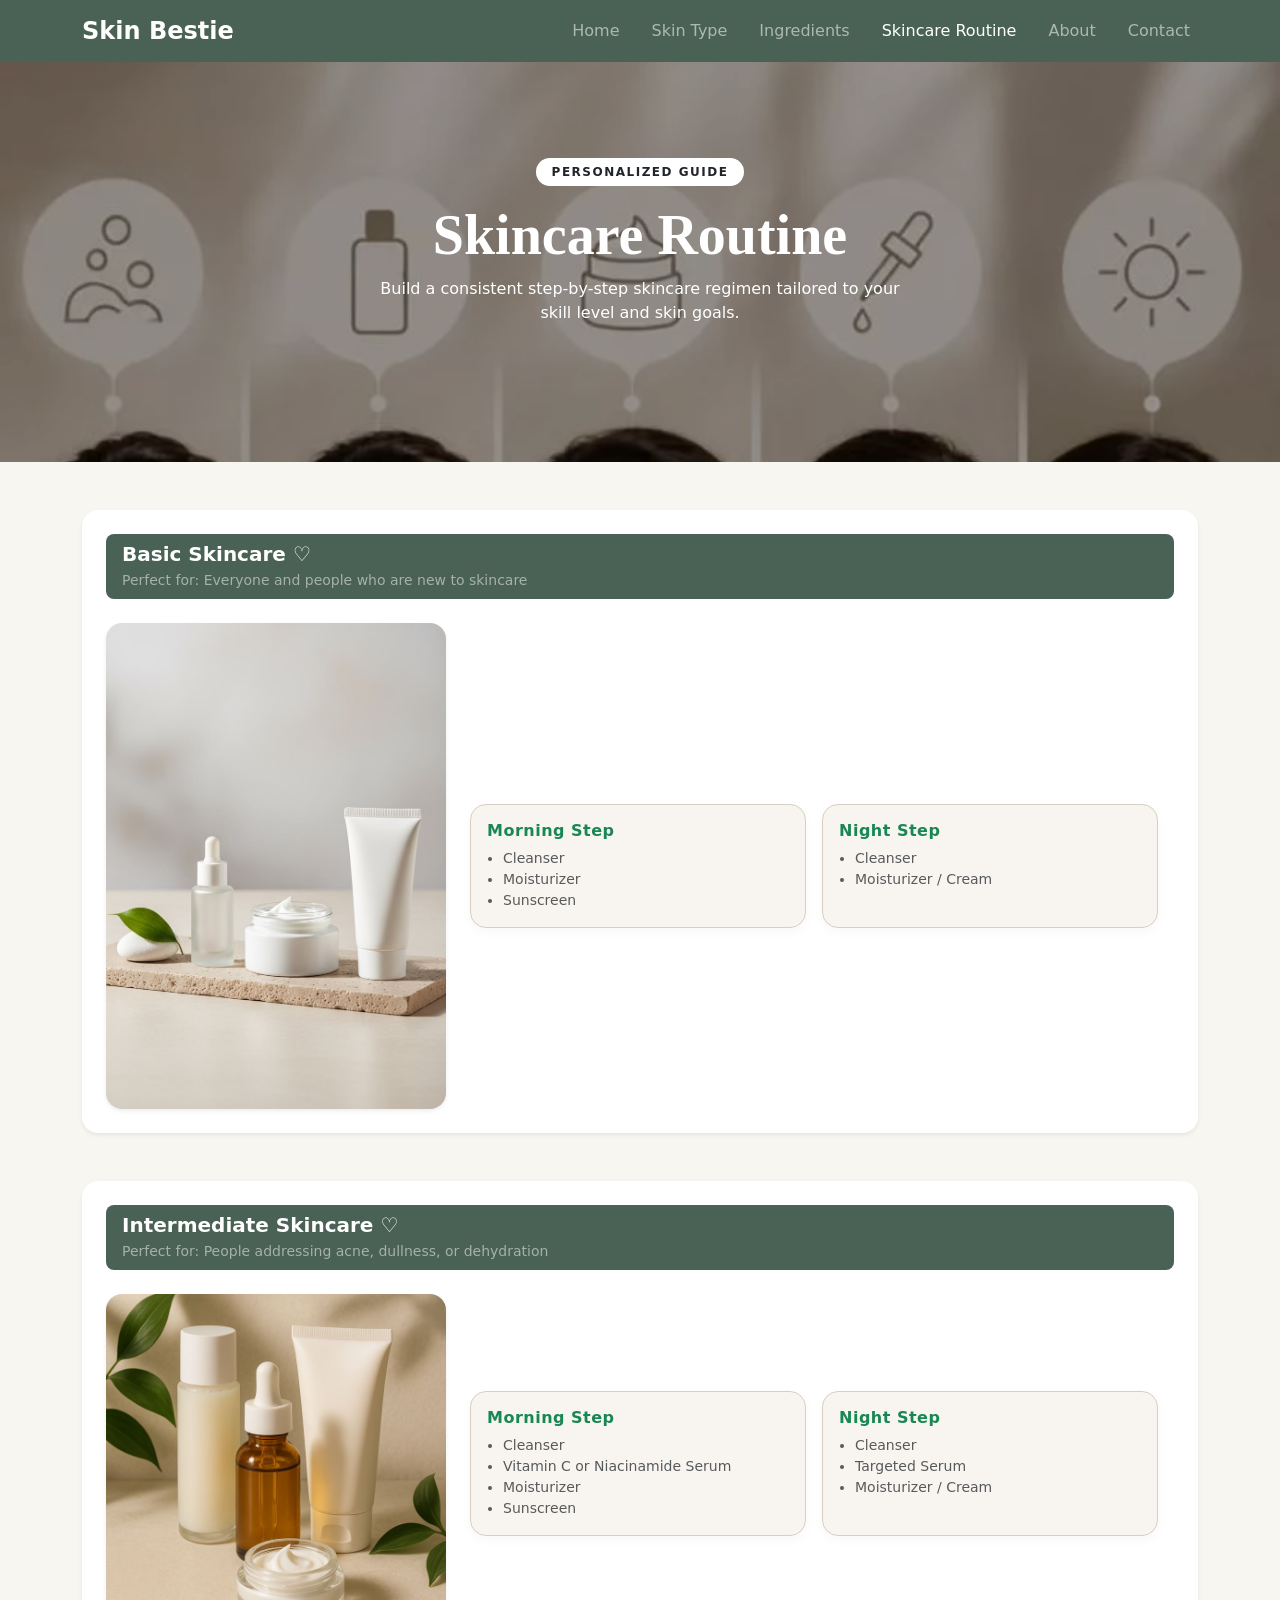
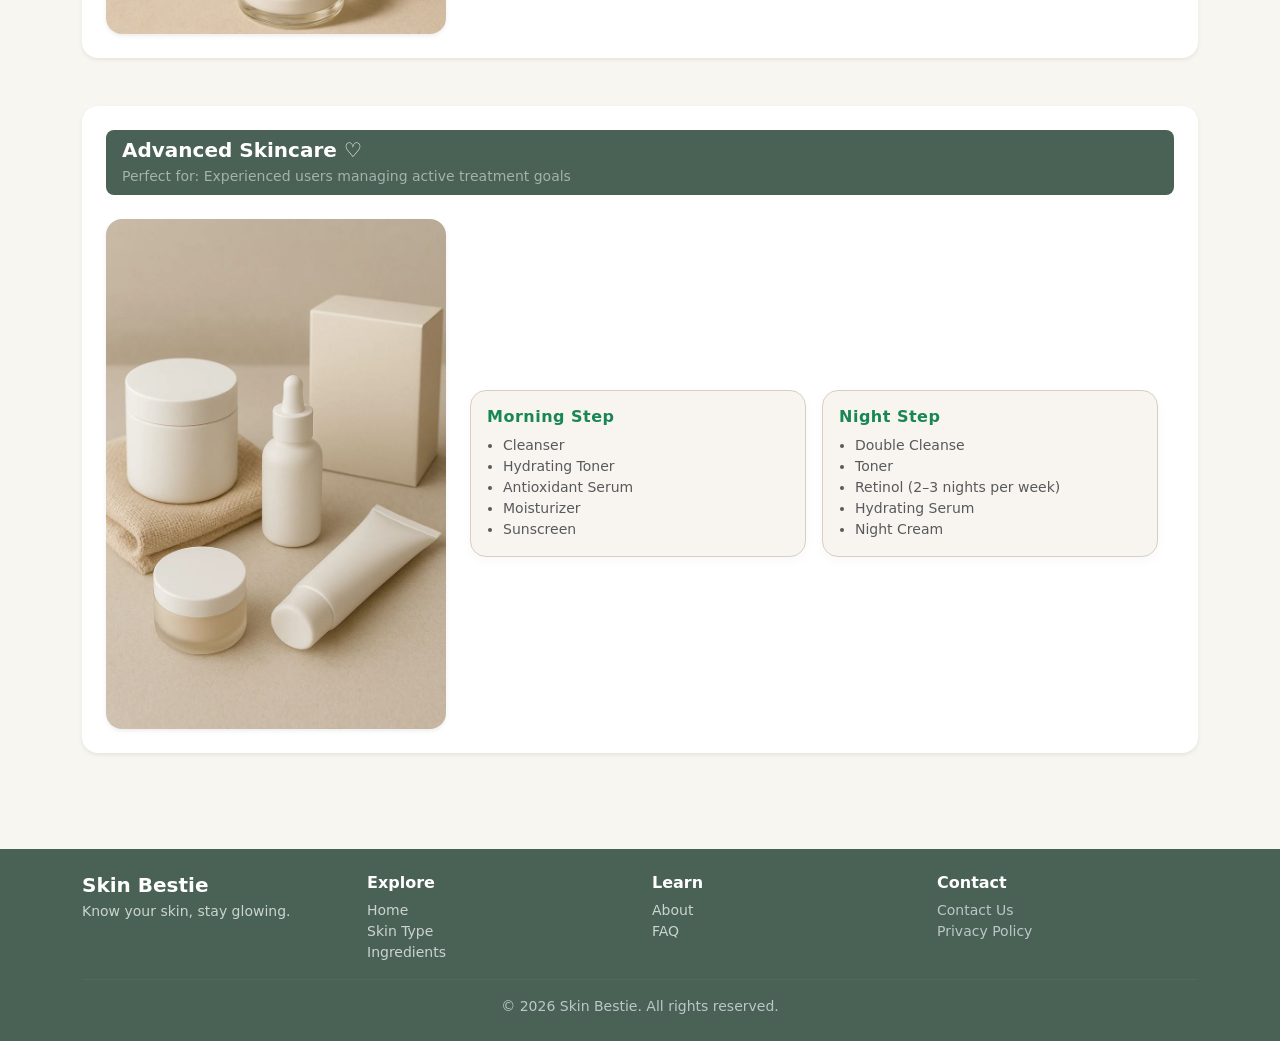
<file: page/skincare-routine.html>
<!DOCTYPE html>
<html lang="en">

<head>
    <meta charset="UTF-8">
    <meta name="viewport" content="width=device-width, initial-scale=1.0">
    <title>Skincare Routine - Skin Bestie</title>
    <link href="https://cdn.jsdelivr.net/npm/bootstrap@5.3.2/dist/css/bootstrap.min.css" rel="stylesheet">
    <link rel="stylesheet" href="../asset/css/global.css">
    <link rel="stylesheet" href="../asset/css/routine.css">
</head>

<body class="d-flex flex-column min-vh-100">

    <!-- Navbar -->
    <nav class="navbar navbar-expand-lg navbar-dark navbar-sage sticky-top">
        <div class="container">
            <a class="navbar-brand fw-bold fs-4" href="../index.html">Skin Bestie</a>
            <button class="navbar-toggler" type="button" data-bs-toggle="collapse" data-bs-target="#navbarNav">
                <span class="navbar-toggler-icon"></span>
            </button>
            <div class="collapse navbar-collapse" id="navbarNav">
                <ul class="navbar-nav ms-auto gap-3">
                    <li class="nav-item"><a class="nav-link" href="../index.html">Home</a></li>
                    <li class="nav-item"><a class="nav-link" href="skin-types.html">Skin Type</a></li>
                    <li class="nav-item"><a class="nav-link" href="ingredients.html">Ingredients</a></li>
                    <li class="nav-item"><a class="nav-link active" href="skincare-routine.html">Skincare Routine</a></li>
                    <li class="nav-item"><a class="nav-link" href="about.html">About</a></li>
                    <li class="nav-item"><a class="nav-link" href="contact.html">Contact</a></li>
                </ul>
            </div>
        </div>
    </nav>

    <!-- Header Banner -->
    <header class="position-relative py-5 text-center text-white" style="min-height: 400px;">
        <img src="../asset/image/skincare-routine.webp"
            class="w-100 h-100 position-absolute top-0 start-0 object-fit-cover" style="object-position: center 16%;"
            alt="Skincare routine background">

        <!-- Dark Overlay for Readability -->
        <div class="position-absolute top-0 start-0 w-100 h-100" style="background: rgba(0, 0, 0, 0.4);"></div>

        <!-- Banner Text Content -->
        <div class="container h-100 d-flex flex-column justify-content-center align-items-center position-relative z-1 py-5">
            <span class="badge rounded-pill bg-white text-dark text-uppercase px-3 py-2 mb-3 extra-small" style="letter-spacing: 1.5px;">
                Personalized Guide
            </span>
            <h1 class="display-4 fw-bold mb-2 text-white" style="font-family: 'Georgia', serif;">Skincare Routine</h1>
            <p class="lead opacity-90 mb-0 fs-6" style="max-width: 550px;">
                Build a consistent step-by-step skincare regimen tailored to your skill level and skin goals.
            </p>
        </div>
    </header>

    <main class="container my-5 flex-grow-1">
        <!-- Routine Section 1: Basic Skincare -->
        <div class="mb-5 card card-custom p-4 border-0 shadow-sm">
            <div class="bg-sage px-3 py-2 rounded-3 mb-4">
                <h2 class="h5 mb-0 text-white fw-semibold">Basic Skincare ♡</h2>
                <p class="mt-1 small mb-0 text-white-50">Perfect for: Everyone and people who are new to skincare</p>
            </div>
            <div class="row g-4 align-items-stretch">
                <div class="col-12 col-lg-4">
                    <div class="routine-img-wrapper rounded-4 shadow-sm">
                        <img src="../asset/image/basic.jpg" alt="Basic Skincare Routine">
                    </div>
                </div>
                <div class="col-12 col-lg-8 d-flex align-items-center">
                    <div class="row g-3 w-100">
                        <div class="col-12 col-md-6">
                            <div class="card card-custom p-3 h-100 routine-step-card">
                                <h3 class="h6 fw-bold text-success mb-2">Morning Step</h3>
                                <ul class="small text-muted mb-0 ps-3">
                                    <li>Cleanser</li>
                                    <li>Moisturizer</li>
                                    <li>Sunscreen</li>
                                </ul>
                            </div>
                        </div>
                        <div class="col-12 col-md-6">
                            <div class="card card-custom p-3 h-100 routine-step-card">
                                <h3 class="h6 fw-bold text-success mb-2">Night Step</h3>
                                <ul class="small text-muted mb-0 ps-3">
                                    <li>Cleanser</li>
                                    <li>Moisturizer / Cream</li>
                                </ul>
                            </div>
                        </div>
                    </div>
                </div>
            </div>
        </div>

        <!-- Routine Section 2: Intermediate Skincare -->
        <div class="mb-5 card card-custom p-4 border-0 shadow-sm">
            <div class="bg-sage px-3 py-2 rounded-3 mb-4">
                <h2 class="h5 mb-0 text-white fw-semibold">Intermediate Skincare ♡</h2>
                <p class="mt-1 small mb-0 text-white-50">Perfect for: People addressing acne, dullness, or dehydration</p>
            </div>
            <div class="row g-4 align-items-stretch">
                <div class="col-12 col-lg-4">
                    <div class="routine-img-wrapper rounded-4 shadow-sm">
                        <img src="../asset/image/second.jpg" alt="Intermediate Skincare Routine">
                    </div>
                </div>
                <div class="col-12 col-lg-8 d-flex align-items-center">
                    <div class="row g-3 w-100">
                        <div class="col-12 col-md-6">
                            <div class="card card-custom p-3 h-100 routine-step-card">
                                <h3 class="h6 fw-bold text-success mb-2">Morning Step</h3>
                                <ul class="small text-muted mb-0 ps-3">
                                    <li>Cleanser</li>
                                    <li>Vitamin C or Niacinamide Serum</li>
                                    <li>Moisturizer</li>
                                    <li>Sunscreen</li>
                                </ul>
                            </div>
                        </div>
                        <div class="col-12 col-md-6">
                            <div class="card card-custom p-3 h-100 routine-step-card">
                                <h3 class="h6 fw-bold text-success mb-2">Night Step</h3>
                                <ul class="small text-muted mb-0 ps-3">
                                    <li>Cleanser</li>
                                    <li>Targeted Serum</li>
                                    <li>Moisturizer / Cream</li>
                                </ul>
                            </div>
                        </div>
                    </div>
                </div>
            </div>
        </div>

        <!-- Routine Section 3: Advanced Skincare -->
        <div class="mb-5 card card-custom p-4 border-0 shadow-sm">
            <div class="bg-sage px-3 py-2 rounded-3 mb-4">
                <h2 class="h5 mb-0 text-white fw-semibold">Advanced Skincare ♡</h2>
                <p class="mt-1 small mb-0 text-white-50">Perfect for: Experienced users managing active treatment goals</p>
            </div>
            <div class="row g-4 align-items-stretch">
                <div class="col-12 col-lg-4">
                    <div class="routine-img-wrapper rounded-4 shadow-sm">
                        <img src="../asset/image/thrid.jpg" alt="Advanced Skincare Routine">
                    </div>
                </div>
                <div class="col-12 col-lg-8 d-flex align-items-center">
                    <div class="row g-3 w-100">
                        <div class="col-12 col-md-6">
                            <div class="card card-custom p-3 h-100 routine-step-card">
                                <h3 class="h6 fw-bold text-success mb-2">Morning Step</h3>
                                <ul class="small text-muted mb-0 ps-3">
                                    <li>Cleanser</li>
                                    <li>Hydrating Toner</li>
                                    <li>Antioxidant Serum</li>
                                    <li>Moisturizer</li>
                                    <li>Sunscreen</li>
                                </ul>
                            </div>
                        </div>
                        <div class="col-12 col-md-6">
                            <div class="card card-custom p-3 h-100 routine-step-card">
                                <h3 class="h6 fw-bold text-success mb-2">Night Step</h3>
                                <ul class="small text-muted mb-0 ps-3">
                                    <li>Double Cleanse</li>
                                    <li>Toner</li>
                                    <li>Retinol (2–3 nights per week)</li>
                                    <li>Hydrating Serum</li>
                                    <li>Night Cream</li>
                                </ul>
                            </div>
                        </div>
                    </div>
                </div>
            </div>
        </div>
    </main>

    <!-- Footer -->
    <footer class="footer-sage py-4 mt-auto" style="background-color: #4a6255; color: #e2e8f0;">
        <div class="container">
            <div class="row gy-3">
                <div class="col-md-3">
                    <h5 class="fw-bold text-white mb-1">Skin Bestie</h5>
                    <p class="small mb-0 text-light opacity-75">Know your skin, stay glowing.</p>
                </div>
                <div class="col-md-3">
                    <h6 class="fw-bold text-white">Explore</h6>
                    <ul class="list-unstyled small mb-0">
                        <li><a href="../index.html" class="text-light text-decoration-none opacity-75">Home</a></li>
                        <li><a href="skin-types.html" class="text-light text-decoration-none opacity-75">Skin Type</a></li>
                        <li><a href="ingredients.html" class="text-light text-decoration-none opacity-75">Ingredients</a></li>
                    </ul>
                </div>
                <div class="col-md-3">
                    <h6 class="fw-bold text-white">Learn</h6>
                    <ul class="list-unstyled small mb-0">
                        <li><a href="about.html" class="text-light text-decoration-none opacity-75">About</a></li>
                        <li><a href="contact.html" class="text-light text-decoration-none opacity-75">FAQ</a></li>
                    </ul>
                </div>
                <div class="col-md-3">
                    <h6 class="fw-bold text-white">Contact</h6>
                    <p class="small mb-0 opacity-75">Contact Us</p>
                    <p class="small mb-0 opacity-75">Privacy Policy</p>
                </div>
            </div>
            <hr class="border-secondary my-3 opacity-25">
            <p class="text-center small mb-0 opacity-75">&copy; 2026 Skin Bestie. All rights reserved.</p>
        </div>
    </footer>

    <script src="https://cdn.jsdelivr.net/npm/bootstrap@5.3.2/dist/js/bootstrap.bundle.min.js"></script>
</body>

</html>
</file>
<file: asset/css/global.css>
:root {
    --primary-sage: #4a6255;
    --primary-sage-dark: #374a40;
    --bg-cream: #f8f6f0;
    --card-cream: #f1ede4;
    --text-dark: #2c3531;
}

body {
    background-color: var(--bg-cream);
    color: var(--text-dark);
    font-family: 'Segoe UI', system-ui, -apple-system, sans-serif;
}

.navbar-sage {
    background-color: var(--primary-sage) !important;
}

.card-custom {
    background-color: #ffffff;
    border: none;
    border-radius: 16px;
    box-shadow: 0 4px 12px rgba(0, 0, 0, 0.03);
}

.card-cream {
    background-color: var(--card-cream);
    border: none;
    border-radius: 16px;
}

.bg-sage {
    background-color: var(--primary-sage) !important;
    color: #ffffff;
}

footer.footer-sage {
    background-color: var(--primary-sage);
    color: #e2e8f0;
}

footer.footer-sage a {
    color: #e2e8f0;
    text-decoration: none;
}

footer.footer-sage a:hover {
    color: #ffffff;
    text-decoration: underline;
}
</file>
<file: asset/css/home.css>
.card {
            transition: transform 0.2s ease-in-out, box-shadow 0.2s ease-in-out;
        }

        .card:hover {
            transform: translateY(-4px);
            box-shadow: 0 8px 16px rgba(0, 0, 0, 0.1) !important;
        }
        #heroCarousel .carousel-item {
            min-height: 400px;
            
        }

        /* Modernized Ingredients Section Styling */
        .ingredient-card {
            background-color: #f1ede4;
            border-radius: 20px;
            padding: 1.5rem 1rem;
            transition: transform 0.3s ease, box-shadow 0.3s ease, background-color 0.3s ease;
            cursor: pointer;
            border: 1px solid rgba(74, 98, 85, 0.1);
        }

        .ingredient-card:hover {
            transform: translateY(-8px);
            background-color: #ffffff;
            box-shadow: 0 12px 24px rgba(74, 98, 85, 0.15);
        }

        .ingredient-icon-wrapper {
            width: 64px;
            height: 64px;
            background-color: rgba(74, 98, 85, 0.1);
            border-radius: 50%;
            display: flex;
            align-items: center;
            justify-content: center;
            margin: 0 auto 1rem;
            font-size: 1.75rem;
            transition: transform 0.3s ease;
        }

        .ingredient-card:hover .ingredient-icon-wrapper {
            transform: scale(1.1);
            background-color: #4a6255;
            color: #ffffff;
        }

        .section-title-gradient {
            color: #2c3531;
            font-weight: 800;
            line-height: 1.2;
        }

        .highlight-text {
            color: #4a6255;
            position: relative;
            display: inline-block;
        }

        .highlight-text::after {
            content: '';
            position: absolute;
            bottom: 4px;
            left: 0;
            width: 100%;
            height: 8px;
            background-color: rgba(74, 98, 85, 0.15);
            z-index: -1;
            border-radius: 4px;
        }

        .category-card {
            border-radius: 20px !important;
            transition: transform 0.3s ease, box-shadow 0.3s ease;
        }

        .category-card:hover {
            transform: translateY(-6px);
            box-shadow: 0 12px 24px rgba(0, 0, 0, 0.08) !important;
        }

        .category-card .card-img-top {
            border-radius: 16px;
            background-color: #f8f6f0;
        }

        .extra-small {
            font-size: 0.8rem;
            color: #6c757d;
            transition: color 0.2s ease;
        }

        .category-card:hover .extra-small {
            color: #000000;
            text-decoration: underline;
        }

        /* Oval Callout Card styling matching Screenshots 1 & 2 */
        .oval-callout-card {
            background-color: #f5f2eb;
            border-radius: 200px;
            width: 100%;
            max-width: 340px;
            height: 380px;
            box-shadow: inset 0 0 0 1px rgba(0, 0, 0, 0.03);
        }

        .oval-callout-card .btn-outline-dark {
            border-color: #2c3531;
            color: #2c3531;
            font-size: 0.75rem;
            letter-spacing: 1px;
        }

        .oval-callout-card .btn-outline-dark:hover {
            background-color: #2c3531;
            color: #ffffff;
        }

        /* Subtle dark gradient overlay for text readability over images */
        .bg-dark-gradient {
            background: linear-gradient(to top, rgba(0, 0, 0, 0.65) 0%, rgba(0, 0, 0, 0) 100%);
        }

        .extra-small {
            font-size: 0.78rem;
        }
</file>
<file: asset/css/about.css>
section {
    border-radius: 12px;
    transition: transform 0.2s ease;
}

section:hover {
    transform: translateY(-2px);
}

h2 {
    color: #4a5568;
    margin-bottom: 0.75rem;
}

p {
    line-height: 1.7;
}
</file>
<file: asset/css/ingredient.css>
.card {
    border-radius: 12px;
    background-color: #ffffff;
    transition: all 0.2s ease-in-out;
}

.card:hover {
    transform: translateY(-3px);
    border-color: #8fa391 !important;
}

.card-title {
    color: #333333;
}

.btn-outline-dark {
    border-radius: 20px;
    padding: 0.375rem 1.25rem;
}
</file>
<file: asset/css/skintype.css>
.card {
    transition: transform 0.25s ease, box-shadow 0.25s ease;
    border-radius: 12px;
    overflow: hidden;
}

.card:hover {
    transform: translateY(-5px);
    box-shadow: 0 10px 20px rgba(0, 0, 0, 0.12) !important;
}

.card-img-top {
    height: 200px;
    object-fit: cover;
}

.badge {
    font-weight: 500;
    letter-spacing: 0.3px;
}
</file>
<file: asset/css/responvie.css>
@media (max-width: 768px) {
    header h1 {
        font-size: 2rem;
    }

    .card-title {
        font-size: 1.1rem;
    }

    .container {
        padding-left: 15px;
        padding-right: 15px;
    }
}
</file>
<file: asset/css/routine.css>
.bg-white {
    border-radius: 12px;
}

.border-bottom {
    border-bottom-color: #e2e8f0 !important;
}

h3 {
    letter-spacing: 0.5px;
}

main .col-md-6 article {
    border-left: 4px solid #8fa391;
}
 /* Ensures images maintain fixed proportions and fit cards on all screen sizes */
 .routine-img-wrapper {
    width: 100%;
    height: 220px;
    overflow: hidden;
}

.routine-img-wrapper img {
    width: 100%;
    height: 100%;
    object-fit: cover;
    object-position: center;
}
.routine-step-card {
    background-color: #f8f5f0;
    border: 1px solid #d8cfc3;
    border-radius: 16px;
}

.routine-step-card:hover {
    background-color: #f1ebe2;
}
@media (min-width: 992px) {
    .routine-img-wrapper {
        height: 100%;
        min-height: 200px;
    }
}
</file>
